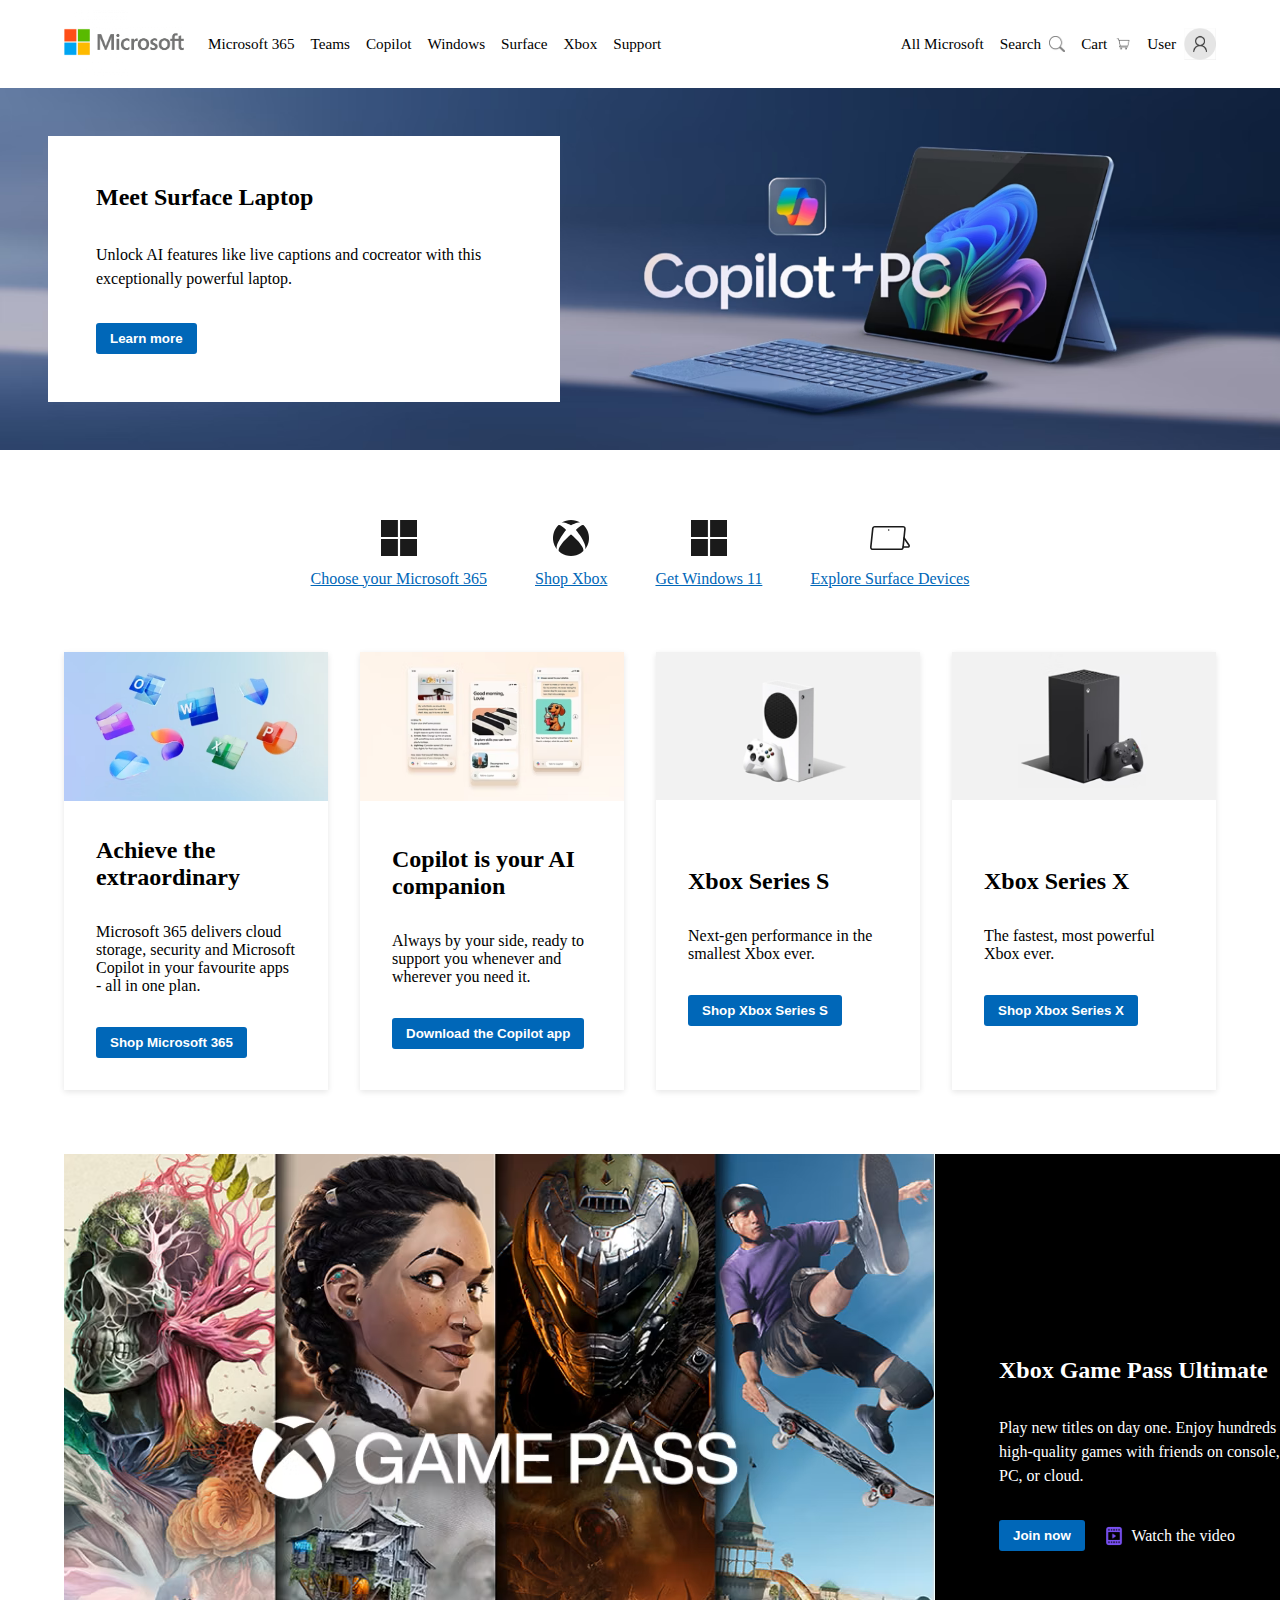
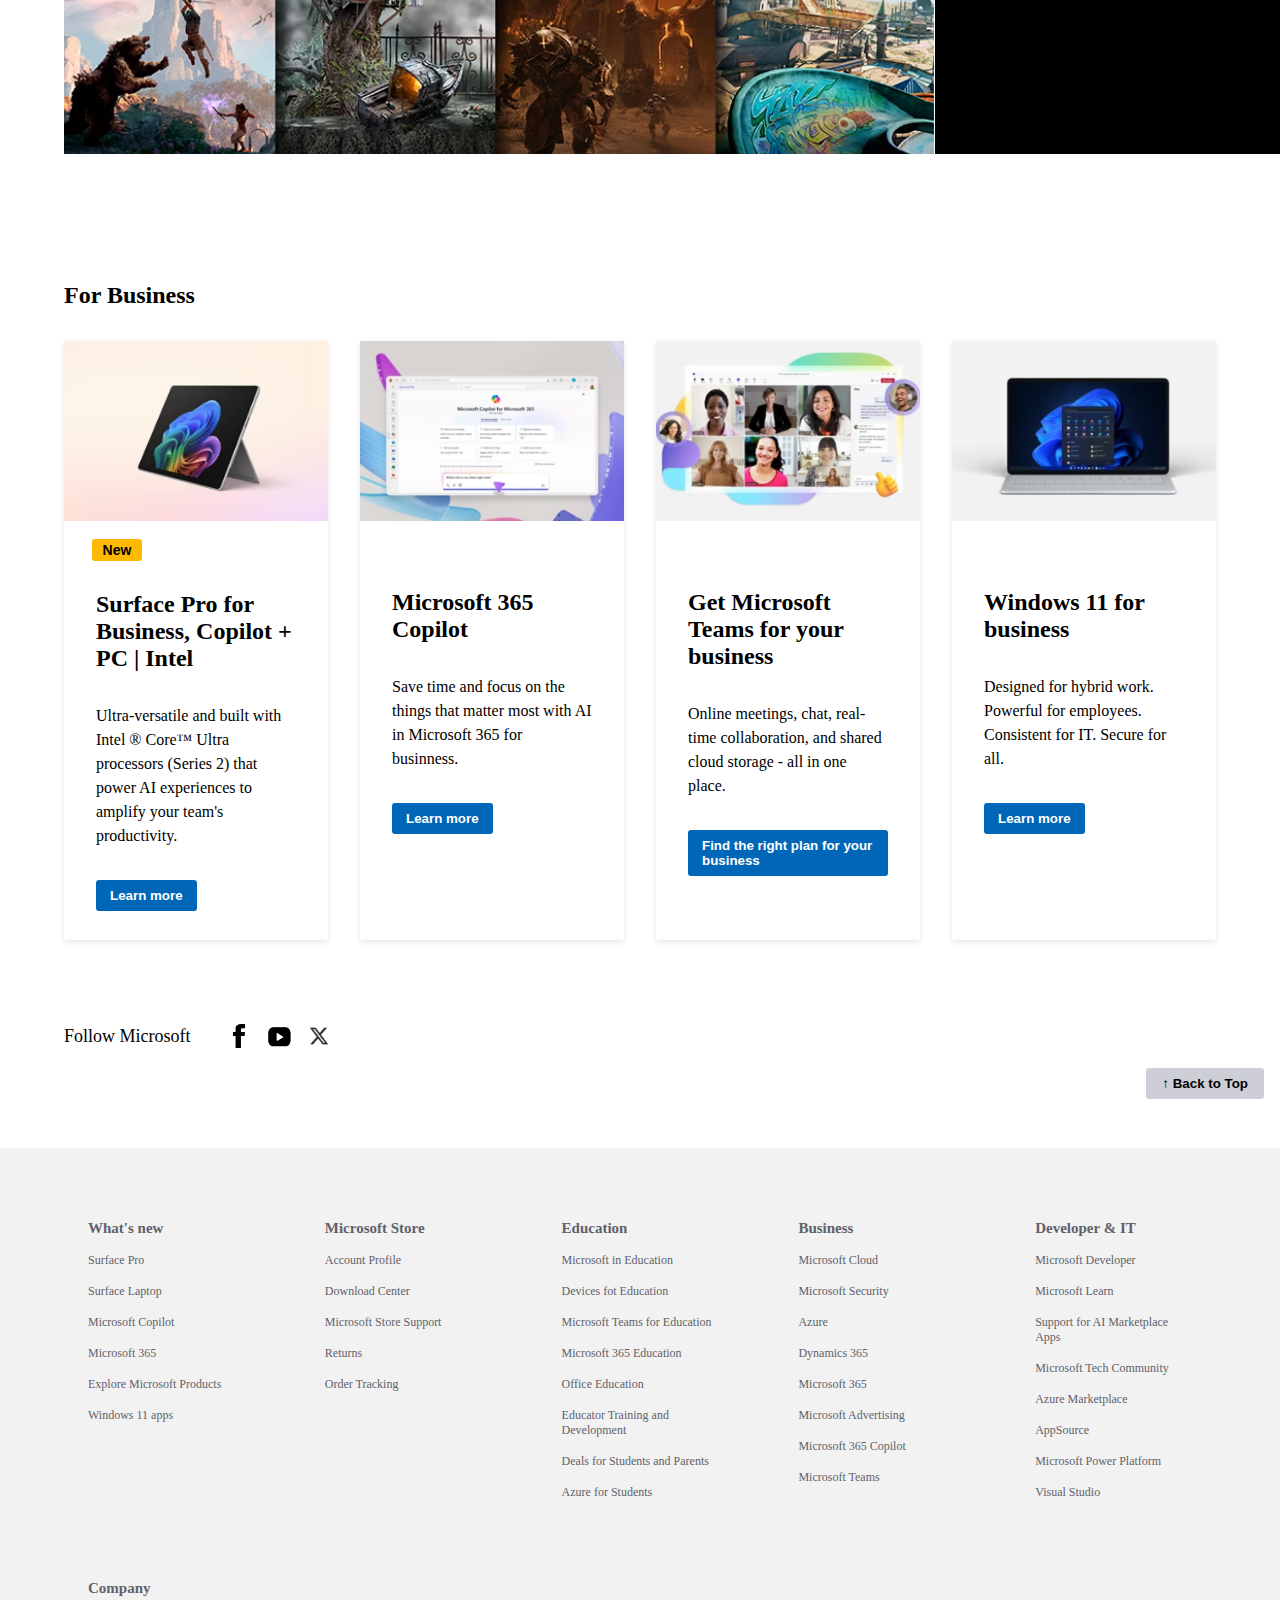
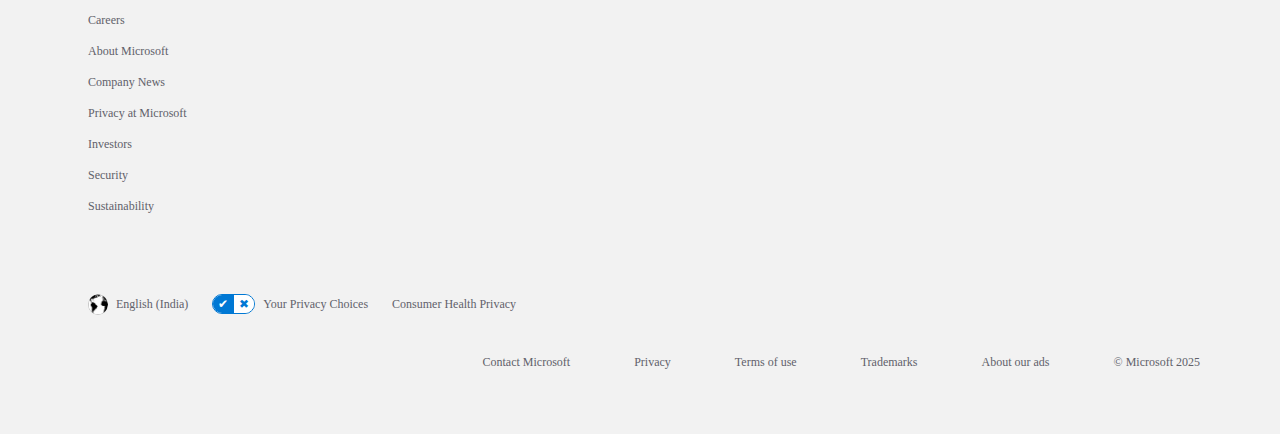
<file: index.html>
<!DOCTYPE html>
<html lang="en">
  <head>
    <meta charset="UTF-8" />
    <meta name="viewport" content="width=device-width, initial-scale=1.0" />
    <title>Microsoft - AI, Cloud, Productivity, Computing, Gaming & Apps</title>
    <link rel="stylesheet" href="style.css" />
    <link rel="icon" href="images/favicon.png" type="image/png" />
  </head>
  <body>
    <nav class="header">
      <!-- Logo -->
      <div class="left-navbar">
        <a href="index.html" class="logo">
          <img src="images/microsoft-logo.png" alt="Microsoft Logo" />
        </a>
      </div>

      <!-- Menu for mobile -->
      <div class="menu-toggle">
        <img src="images/menu-button.jpg" alt="Menu" />
      </div>

      <!-- Middle Navbar -->
      <div class="mid-navbar-container">
        <ul class="mid-navbar">
          <li class="mid-navbar-item"><a href="#">Microsoft 365</a></li>
          <li class="mid-navbar-item"><a href="#">Teams</a></li>
          <li class="mid-navbar-item"><a href="#">Copilot</a></li>
          <li class="mid-navbar-item"><a href="#">Windows</a></li>
          <li class="mid-navbar-item"><a href="#">Surface</a></li>
          <li class="mid-navbar-item"><a href="#">Xbox</a></li>
          <li class="mid-navbar-item"><a href="#">Support</a></li>
        </ul>
      </div>

      <!-- Right Navbar -->
      <div class="right-navbar-container">
        <ul class="right-navbar">
          <li class="right-navbar-item"><span>All Microsoft</span></li>
          <li class="right-navbar-item" title="Search Microsoft.com">
            <span>Search</span
            ><img src="images/search-icon.jpg" alt="" class="navbar-img1" />
          </li>
          <li class="right-navbar-item" title="0 items in shopping cart">
            <span>Cart</span
            ><img src="images/cart-icon.jpg" alt="" class="navbar-img2" />
          </li>
          <li
            class="right-navbar-item microsoft-user"
            title="Account Manager for User"
          >
            <span>User</span
            ><img src="images/microsoft-user.png" alt="" class="navbar-img3" />
          </li>
        </ul>
      </div>

      <!-- Mobile Menu -->
      <ul class="mobile-menu">
        <li><a href="#">Microsoft 365</a></li>
        <li><a href="#">Teams</a></li>
        <li><a href="#">Copilot</a></li>
        <li><a href="#">Windows</a></li>
        <li><a href="#">Surface</a></li>
        <li><a href="#">Xbox</a></li>
        <li><a href="#">Support</a></li>
        <li><a href="#">All Microsoft</a></li>
        <li><a href="#">Search</a></li>
        <li><a href="#">Cart</a></li>
        <li><a href="#">User</a></li>
      </ul>
    </nav>

    <main>
      <header class="showcase">
        <img
          src="images/hero-image.avif"
          alt="Hero Image"
          class="hero-img-responsive"
        />
        <div class="content">
          <h2>Meet Surface Laptop</h2>
          <p>
            Unlock AI features like live captions and cocreator with this
            exceptionally powerful laptop.
          </p>
          <button>Learn more</button>
        </div>
      </header>

      <section class="devices">
        <ul class="device-boxes-container">
          <li class="device-box">
            <img src="images/Window.svg" alt="" />
            <a href="#">Choose your Microsoft 365</a>
          </li>
          <li class="device-box">
            <img src="images/Xbox.svg" alt="" />
            <a href="#">Shop Xbox</a>
          </li>
          <li class="device-box">
            <img src="images/Window.svg" alt="" />
            <a href="#">Get Windows 11 </a>
          </li>
          <li class="device-box">
            <img src="images/Device.svg" alt="" />
            <a href="#">Explore Surface Devices</a>
          </li>
        </ul>
      </section>

      <section class="features">
        <div class="features-container">
          <div class="feature-card">
            <div class="feature-img">
              <img src="images/Feature-img1.avif" alt="Feature Image 1" />
            </div>
            <div class="feature-content feature-box1">
              <h2>Achieve the extraordinary</h2>
              <p>
                Microsoft 365 delivers cloud storage, security and Microsoft
                Copilot in your favourite apps - all in one plan.
              </p>
              <button class="card-btn">Shop Microsoft 365</button>
            </div>
          </div>
          <div class="feature-card">
            <div class="feature-img">
              <img src="images/Feature-img2.avif" alt="Feature Image 2" />
            </div>
            <div class="feature-content feature-box2">
              <h2>Copilot is your AI companion</h2>
              <p>
                Always by your side, ready to support you whenever and wherever
                you need it.
              </p>
              <button class="card-btn">Download the Copilot app</button>
            </div>
          </div>
          <div class="feature-card">
            <div class="feature-img">
              <img src="images/Feature-img3.webp" alt="Feature Image 3" />
            </div>
            <div class="feature-content feature-box3">
              <h2>Xbox Series S</h2>
              <p>Next-gen performance in the smallest Xbox ever.</p>
              <button class="card-btn">Shop Xbox Series S</button>
            </div>
          </div>
          <div class="feature-card">
            <div class="feature-img">
              <img src="images/Feature-img4.avif" alt="Feature Image 4" />
            </div>
            <div class="feature-content feature-box4">
              <h2>Xbox Series X</h2>
              <p>The fastest, most powerful Xbox ever.</p>
              <button class="card-btn">Shop Xbox Series X</button>
            </div>
          </div>
        </div>
      </section>

      <section class="xbox-container">
        <img
          src="images/game-pass-img.png"
          alt="Hero Image"
          class="xbox-img-responsive"
        />
        <div class="xbox-content">
          <h2>Xbox Game Pass Ultimate</h2>
          <p>
            Play new titles on day one. Enjoy hundreds of high-quality games
            with friends on console, PC, or cloud.
          </p>
          <div class="xbox-buttons">
            <button>Join now</button>
            <div class="video-button">
              <img src="images/video-icon.png" alt="" />
              <span>Watch the video</span>
            </div>
          </div>
        </div>
      </section>

      <section class="for-business">
        <h2 class="business-heading">For Business</h2>
        <div class="business-container">
          <div class="card">
            <div class="card-img">
              <img
                src="images/bussiness-card-1.avif"
                alt="Business Card Image 1"
              />
            </div>
            <button class="new-button">New</button>
            <div class="card-content">
              <h2>Surface Pro for Business, Copilot + PC | Intel</h2>
              <p>
                Ultra-versatile and built with Intel &reg; Core&trade; Ultra
                processors (Series 2) that power AI experiences to amplify your
                team's productivity.
              </p>
              <button class="card-btn">Learn more</button>
            </div>
          </div>
          <div class="card">
            <div class="card-img">
              <img
                src="images/business-card-2.avif"
                alt="Business Card Image 2"
              />
            </div>
            <div class="card-content b-card">
              <h2>Microsoft 365 Copilot</h2>
              <p>
                Save time and focus on the things that matter most with AI in
                Microsoft 365 for businness.
              </p>
              <button class="card-btn btn">Learn more</button>
            </div>
          </div>
          <div class="card">
            <div class="card-img">
              <img
                src="images/business-card-3.avif"
                alt="Business Card Image 3"
              />
            </div>
            <div class="card-content b-card">
              <h2>Get Microsoft Teams for your business</h2>
              <p>
                Online meetings, chat, real-time collaboration, and shared cloud
                storage - all in one place.
              </p>
              <button class="card-btn btn">
                Find the right plan for your business
              </button>
            </div>
          </div>
          <div class="card">
            <div class="card-img">
              <img
                src="images/business-card-4.avif"
                alt="Business Card Image 4"
              />
            </div>
            <div class="card-content b-card">
              <h2>Windows 11 for business</h2>
              <p>
                Designed for hybrid work. Powerful for employees. Consistent for
                IT. Secure for all.
              </p>
              <button class="card-btn btn">Learn more</button>
            </div>
          </div>
        </div>
      </section>

      <section class="social-media">
        <span>Follow Microsoft</span>
        <div class="social-images">
          <img
            src="images/facebook.svg"
            alt="Microsoft facebook"
            class="img1"
            title="Facebook"
          />
          <img
            src="images/youtube.jpg"
            alt="Microsoft Youtube"
            class="img2"
            title="X"
          />
          <img
            src="images/twitter.png"
            alt="Microsoft Twitter"
            class="img3"
            title="Youtube"
          />
        </div>
      </section>

      <section class="scroll-button">
        <button><span>&uarr;</span> Back to Top</button>
      </section>
    </main>
    <footer>
      <div class="top-footer">
        <div class="item1">
          <h3>What's new</h3>
          <a>Surface Pro</a>
          <a>Surface Laptop</a>
          <a>Microsoft Copilot</a>
          <a>Microsoft 365</a>
          <a>Explore Microsoft Products</a>
          <a>Windows 11 apps</a>
        </div>
        <div class="item2">
          <h3>Microsoft Store</h3>
          <a>Account Profile</a>
          <a>Download Center</a>
          <a>Microsoft Store Support</a>
          <a>Returns</a>
          <a>Order Tracking</a>
        </div>
        <div class="item3">
          <h3>Education</h3>
          <a>Microsoft in Education</a>
          <a>Devices fot Education</a>
          <a>Microsoft Teams for Education</a>
          <a>Microsoft 365 Education</a>
          <a>Office Education</a>
          <a>Educator Training and Development</a>
          <a>Deals for Students and Parents</a>
          <a>Azure for Students</a>
        </div>
        <div class="item4">
          <h3>Business</h3>
          <a>Microsoft Cloud</a>
          <a>Microsoft Security</a>
          <a>Azure</a>
          <a>Dynamics 365</a>
          <a>Microsoft 365</a>
          <a>Microsoft Advertising</a>
          <a>Microsoft 365 Copilot</a>
          <a>Microsoft Teams</a>
        </div>
        <div class="item5">
          <h3>Developer & IT</h3>
          <a>Microsoft Developer</a>
          <a>Microsoft Learn</a>
          <a>Support for AI Marketplace Apps</a>
          <a>Microsoft Tech Community</a>
          <a>Azure Marketplace</a>
          <a>AppSource</a>
          <a>Microsoft Power Platform</a>
          <a>Visual Studio</a>
        </div>
        <div class="item6">
          <h3>Company</h3>
          <a>Careers</a>
          <a>About Microsoft</a>
          <a>Company News</a>
          <a>Privacy at Microsoft</a>
          <a>Investors</a>
          <a>Security</a>
          <a>Sustainability</a>
        </div>
      </div>
      <div class="mid-footer">
        <div class="language">
          <img src="images/footer-earth-logo.jpeg" alt="Language" />
          <a>English (India)</a>
        </div>
        <div class="privacy">
          <div
            class="toggle-container"
            title="Your privacy choices Opt-Out icon"
          >
            <div class="toggle-option left">✔</div>
            <div class="toggle-option right">✖</div>
          </div>
          <a>Your Privacy Choices</a>
        </div>
        <div class="health-privacy">
          <a>Consumer Health Privacy</a>
        </div>
      </div>
      <div class="end-footer">
        <a href="#">Contact Microsoft</a>
        <a href="#">Privacy</a>
        <a href="#">Terms of use</a>
        <a href="#">Trademarks</a>
        <a href="#">About our ads</a>
        <a href="#" id="copy">&copy; Microsoft 2025</a>
      </div>
    </footer>

    <script>
      const toggleBtn = document.querySelector(".menu-toggle");
      const mobileMenu = document.querySelector(".mobile-menu");

      toggleBtn.addEventListener("click", () => {
        mobileMenu.classList.toggle("open");
        document.body.style.overflow = mobileMenu.classList.contains("open")
          ? "hidden"
          : "auto";
      });

      // Back to Top button functionality
      const backToTopBtn = document.querySelector(".scroll-button");
      window.addEventListener("scroll", () => {
        if (window.scrollY > 100) {
          backToTopBtn.style.display = "block";
        } else {
          backToTopBtn.style.display = "none";
        }
      });

      backToTopBtn.addEventListener("click", () => {
        window.scrollTo({ top: 0, behavior: "smooth" });
      });
    </script>
  </body>
</html>
</file>
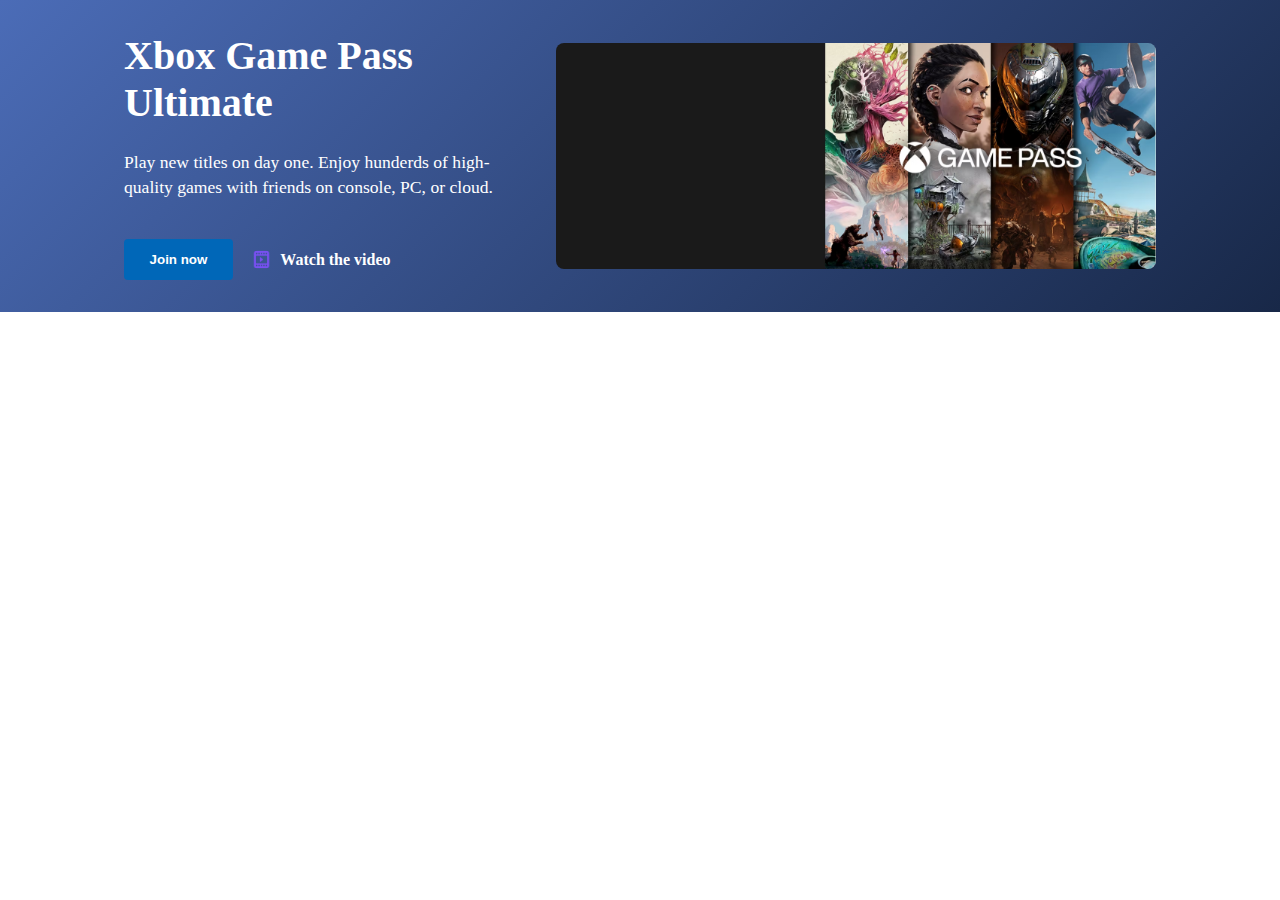
<file: game-pass.html>
<!DOCTYPE html>
<html lang="en">
  <head>
    <meta charset="UTF-8" />
    <meta name="viewport" content="width=device-width, initial-scale=1" />
    <title>Xbox Game Pass Ultimate</title>
    <style>
      /* Reset and base */
      * {
        box-sizing: border-box;
        margin: 0;
        padding: 0;
      }
      .game-pass-container {
        display: flex;
        flex-wrap: wrap;
        align-items: center;
        justify-content: center;
        padding: 2rem 4rem;
        gap: 2rem;
        background: linear-gradient(135deg, #4b6cb7 0%, #182848 100%);
        color: white;
      }

      .game-pass-container img {
        width: 100%;
        max-width: 600px;
        height: auto;
        display: block;
        border-radius: 8px;
      }

      .left-part {
        max-width: 400px;
        color: white;
        z-index: 1;
        display: flex;
        flex-direction: column;
        gap: 1rem;
      }

      .left-part h2 {
        font-size: 2.5rem;
        font-weight: bold;
        margin-bottom: 0.5rem;
      }

      .left-part p {
        font-size: 1.1rem;
        margin-bottom: 1.5rem;
        line-height: 1.4;
      }

      .buttons {
        display: flex;
        align-items: center;
        gap: 1rem;
      }

      .card-btn {
        background-color: #0067b8;
        color: white;
        padding: 0.8rem 1.6rem;
        border: none;
        border-radius: 4px;
        font-weight: bold;
        cursor: pointer;
        transition: background-color 0.3s ease;
      }

      .card-btn:hover {
        background-color: #005a9e;
      }

      .video-button {
        display: flex;
        align-items: center;
        gap: 0.4rem;
        color: white;
        cursor: pointer;
        font-weight: 600;
      }

      .video-button img {
        width: 25px;
      }

      /* Responsive Styles */
      @media (max-width: 900px) {
        .game-pass-container {
          flex-direction: column;
          padding: 1rem 2rem;
        }

        .left-part {
          max-width: 100%;
          text-align: center;
          order: 2;
        }

        .game-pass-container img {
          max-width: 100%;
          order: 1;
          border-radius: 0;
        }

        .left-part h2 {
          font-size: 2rem;
        }

        .left-part p {
          font-size: 1rem;
        }

        .buttons {
          justify-content: center;
        }
      }

      @media (max-width: 480px) {
        .left-part h2 {
          font-size: 1.5rem;
        }

        .left-part p {
          font-size: 0.9rem;
        }

        .card-btn {
          padding: 0.6rem 1.2rem;
          font-size: 0.9rem;
        }

        .video-button {
          font-size: 0.9rem;
        }
      }
    </style>
  </head>
  <body>
    <section class="game-pass-container">
      <div class="left-part">
        <h2>Xbox Game Pass Ultimate</h2>
        <p>
          Play new titles on day one. Enjoy hunderds of high-quality games with
          friends on console, PC, or cloud.
        </p>

        <div class="buttons">
          <button class="card-btn">Join now</button>
          <div class="video-button">
            <img src="images/video-icon.png" alt="Play Video" />
            <span>Watch the video</span>
          </div>
        </div>
      </div>
      <img src="images/game-pass-img1.avif" alt="Game Pass Image" />
    </section>
  </body>
</html>
</file>
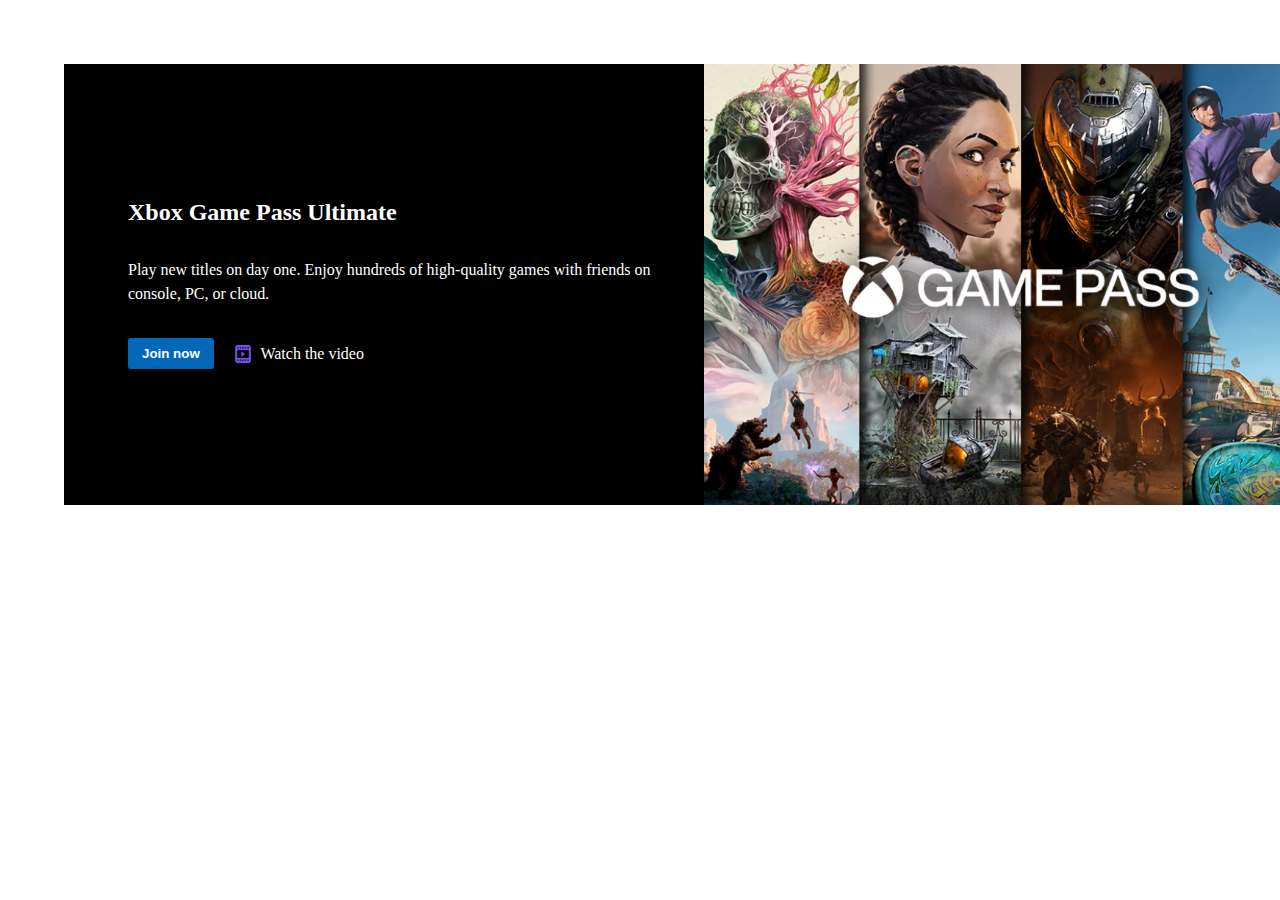
<file: hero-image.html>
<!DOCTYPE html>
<html lang="en">
  <head>
    <meta charset="UTF-8" />
    <meta
      name="viewport"
      xbox-content="width=device-width, initial-scale=1.0"
    />
    <title>Hero Image</title>
    <style>
      * {
        margin: 0;
        padding: 0;
        box-sizing: border-box;
      }

      :root {
        --primary-button-hover-color: #005ca5;
        --primary-button-primary-color: #0067b8;
      }

      .xbox-container {
        width: 100%;
        max-width: 1400px;
        height: auto;
        background: none;
        display: flex;
        align-items: stretch;
        margin: 4rem;
        position: relative;
        box-sizing: border-box;
      }

      .xbox-container img.hero-img-responsive {
        display: block;
        width: 50%;
        height: 100%;
        object-fit: cover;
        box-sizing: border-box;
        order: 2;
        position: relative;
        right: 0;
        z-index: 1;
        margin: 0;
        padding: 0;
        border: none;
      }

      .xbox-content {
        width: 50%;
        color: white;
        background-color: black;
        display: flex;
        flex-direction: column;
        justify-content: center;
        align-items: flex-start;
        gap: 2rem;
        padding: 3rem;
        padding-left: 4rem;
        margin: 0;
        box-sizing: border-box;
        order: 1;
        position: relative;
      }

      .xbox-content p {
        line-height: 1.5rem;
      }

      .xbox-content .xbox-buttons {
        display: flex;
        gap: 1rem;
      }

      .video-button {
        display: flex;
        align-items: center;
        gap: 0.3rem;
      }

      .video-button:hover {
        cursor: pointer;
      }

      .video-button img {
        width: 15%;
      }

      .xbox-buttons button {
        align-self: flex-start;
        text-align: left;
        background-color: var(--primary-button-primary-color);
        color: white;
        font-weight: bold;
        padding: 8px 14px;
        border: none;
        border-radius: 3px;
        cursor: pointer;
      }

      .xbox-buttons button:hover {
        background-color: var(--primary-button-hover-color);
      }

      @media (max-width: 1024px) {
        .xbox-container {
          background: none;
          flex-direction: column;
          align-items: center;
          width: 100%;
          max-width: 100%;
          margin: 0;
        }

        .xbox-container img.hero-img-responsive {
          display: block;
          width: 100%;
          min-height: 70%;
          order: 0;
          position: static;
          right: 0;
          z-index: auto;
        }

        .xbox-content {
          width: 100%;
          margin: 0;
          padding: 1.5rem;
          background-color: white;
          color: black;
          position: relative;
          top: -3rem;
          box-shadow: 0 0 10px rgba(0, 0, 0, 0.3);
          box-sizing: border-box;
          order: 1;
          padding-right: 0;
        }
      }
    </style>
  </head>
  <body>
    <section class="xbox-container">
      <img
        src="images/game-pass-img.png"
        alt="Hero Image"
        class="hero-img-responsive"
      />
      <div class="xbox-content">
        <h2>Xbox Game Pass Ultimate</h2>
        <p>
          Play new titles on day one. Enjoy hundreds of high-quality games with
          friends on console, PC, or cloud.
        </p>
        <div class="xbox-buttons">
          <button>Join now</button>
          <div class="video-button">
            <img src="images/video-icon.png" alt="" />
            <span>Watch the video</span>
          </div>
        </div>
      </div>
    </section>
  </body>
</html>
</file>
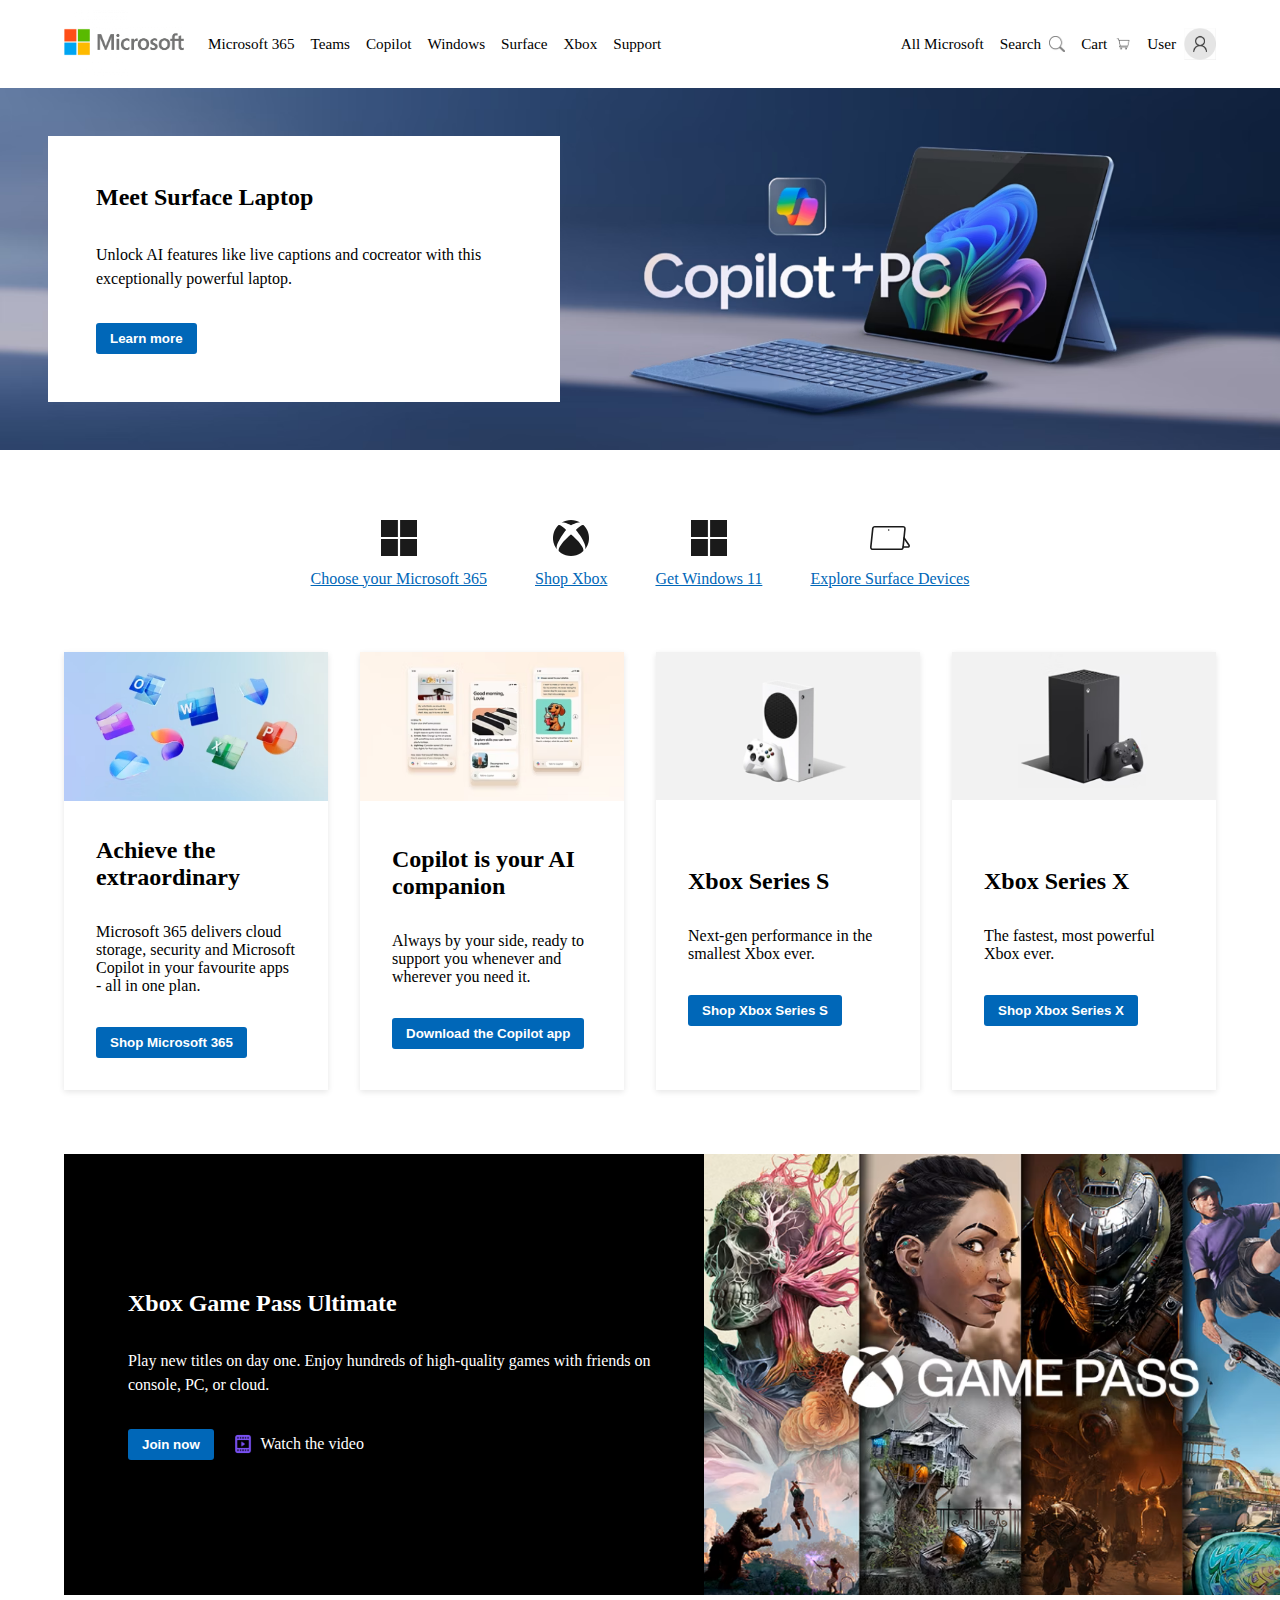
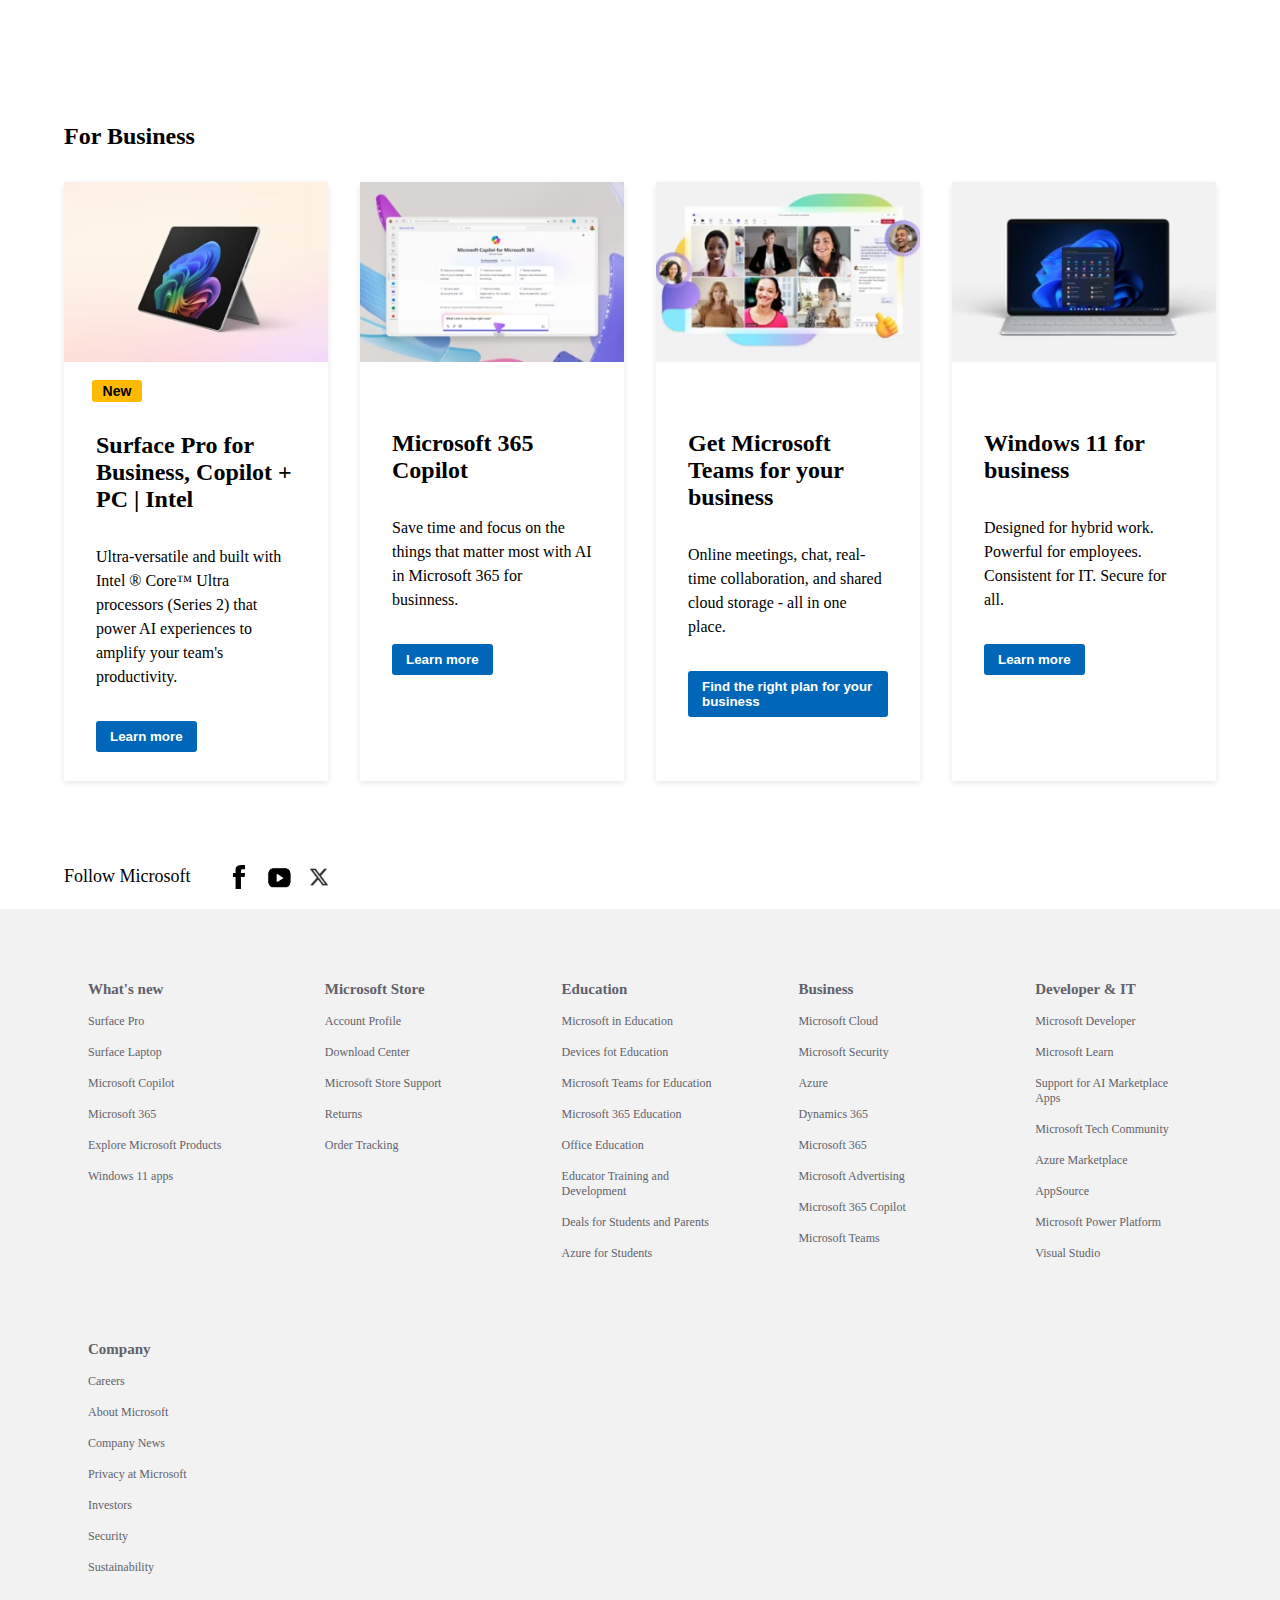
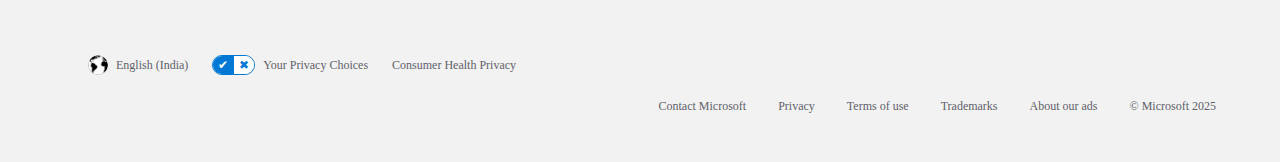
<file: index-copy.html>
<!DOCTYPE html>
<html lang="en">
  <head>
    <meta charset="UTF-8" />
    <meta name="viewport" content="width=device-width, initial-scale=1.0" />
    <title>Microsoft - AI, Cloud, Productivity, Computing, Gaming & Apps</title>
    <link rel="stylesheet" href="style-copy.css" />
    <link rel="icon" href="images/favicon.png" type="image/png" />
  </head>
  <body>
    <nav class="header">
      <!-- Logo -->
      <div class="left-navbar">
        <a href="index.html" class="logo">
          <img src="images/microsoft-logo.png" alt="Microsoft Logo" />
        </a>
      </div>

      <!-- Menu for mobile -->
      <div class="menu-toggle">
        <img src="images/menu-button.jpg" alt="Menu" />
      </div>

      <!-- Middle Navbar -->
      <div class="mid-navbar-container">
        <ul class="mid-navbar">
          <li class="mid-navbar-item"><a href="#">Microsoft 365</a></li>
          <li class="mid-navbar-item"><a href="#">Teams</a></li>
          <li class="mid-navbar-item"><a href="#">Copilot</a></li>
          <li class="mid-navbar-item"><a href="#">Windows</a></li>
          <li class="mid-navbar-item"><a href="#">Surface</a></li>
          <li class="mid-navbar-item"><a href="#">Xbox</a></li>
          <li class="mid-navbar-item"><a href="support.html">Support</a></li>
        </ul>
      </div>

      <!-- Right Navbar -->
      <div class="right-navbar-container">
        <ul class="right-navbar">
          <li class="right-navbar-item"><span>All Microsoft</span></li>
          <li class="right-navbar-item" title="Search Microsoft.com">
            <span>Search</span
            ><img src="images/search-icon.jpg" alt="" class="navbar-img1" />
          </li>
          <li class="right-navbar-item" title="0 items in shopping cart">
            <span>Cart</span
            ><img src="images/cart-icon.jpg" alt="" class="navbar-img2" />
          </li>
          <li
            class="right-navbar-item microsoft-user"
            title="Account Manager for User"
          >
            <span>User</span
            ><img src="images/microsoft-user.png" alt="" class="navbar-img3" />
          </li>
        </ul>
      </div>

      <!-- Mobile Menu -->
      <ul class="mobile-menu">
        <li><a href="#">Microsoft 365</a></li>
        <li><a href="#">Teams</a></li>
        <li><a href="#">Copilot</a></li>
        <li><a href="#">Windows</a></li>
        <li><a href="#">Surface</a></li>
        <li><a href="#">Xbox</a></li>
        <li><a href="support.html">Support</a></li>
        <li><a href="#">All Microsoft</a></li>
        <li><a href="#">Search</a></li>
        <li><a href="#">Cart</a></li>
        <li><a href="#">User</a></li>
      </ul>
    </nav>

    <main>
      <header class="showcase">
        <img
          src="images/hero-image.avif"
          alt="Hero Image"
          class="hero-img-responsive"
        />
        <div class="content">
          <h2>Meet Surface Laptop</h2>
          <p>
            Unlock AI features like live captions and cocreator with this
            exceptionally powerful laptop.
          </p>
          <button>Learn more</button>
        </div>
      </header>

      <section class="devices">
        <ul class="device-boxes-container">
          <li class="device-box">
            <img src="images/Window.svg" alt="" />
            <a href="#">Choose your Microsoft 365</a>
          </li>
          <li class="device-box">
            <img src="images/Xbox.svg" alt="" />
            <a href="#">Shop Xbox</a>
          </li>
          <li class="device-box">
            <img src="images/Window.svg" alt="" />
            <a href="#">Get Windows 11 </a>
          </li>
          <li class="device-box">
            <img src="images/Device.svg" alt="" />
            <a href="#">Explore Surface Devices</a>
          </li>
        </ul>
      </section>

      <section class="features">
        <div class="features-container">
          <div class="feature-card">
            <div class="feature-img">
              <img src="images/Feature-img1.avif" alt="Feature Image 1" />
            </div>
            <div class="feature-content feature-box1">
              <h2>Achieve the extraordinary</h2>
              <p>
                Microsoft 365 delivers cloud storage, security and Microsoft
                Copilot in your favourite apps - all in one plan.
              </p>
              <button class="card-btn">Shop Microsoft 365</button>
            </div>
          </div>
          <div class="feature-card">
            <div class="feature-img">
              <img src="images/Feature-img2.avif" alt="Feature Image 2" />
            </div>
            <div class="feature-content feature-box2">
              <h2>Copilot is your AI companion</h2>
              <p>
                Always by your side, ready to support you whenever and wherever
                you need it.
              </p>
              <button class="card-btn">Download the Copilot app</button>
            </div>
          </div>
          <div class="feature-card">
            <div class="feature-img">
              <img src="images/Feature-img3.webp" alt="Feature Image 3" />
            </div>
            <div class="feature-content feature-box3">
              <h2>Xbox Series S</h2>
              <p>Next-gen performance in the smallest Xbox ever.</p>
              <button class="card-btn">Shop Xbox Series S</button>
            </div>
          </div>
          <div class="feature-card">
            <div class="feature-img">
              <img src="images/Feature-img4.avif" alt="Feature Image 4" />
            </div>
            <div class="feature-content feature-box4">
              <h2>Xbox Series X</h2>
              <p>The fastest, most powerful Xbox ever.</p>
              <button class="card-btn">Shop Xbox Series X</button>
            </div>
          </div>
        </div>
      </section>

      <section class="xbox-container">
        <img
          src="images/game-pass-img.png"
          alt="Hero Image"
          class="xbox-img-responsive"
        />
        <div class="xbox-content">
          <h2>Xbox Game Pass Ultimate</h2>
          <p>
            Play new titles on day one. Enjoy hundreds of high-quality games
            with friends on console, PC, or cloud.
          </p>
          <div class="xbox-buttons">
            <button>Join now</button>
            <div class="video-button">
              <img src="images/video-icon.png" alt="" />
              <span>Watch the video</span>
            </div>
          </div>
        </div>
      </section>

      <section class="for-business">
        <h2 class="business-heading">For Business</h2>
        <div class="business-container">
          <div class="card">
            <div class="card-img">
              <img
                src="images/bussiness-card-1.avif"
                alt="Business Card Image 1"
              />
            </div>
            <button class="new-button">New</button>
            <div class="card-content">
              <h2>Surface Pro for Business, Copilot + PC | Intel</h2>
              <p>
                Ultra-versatile and built with Intel &reg; Core&trade; Ultra
                processors (Series 2) that power AI experiences to amplify your
                team's productivity.
              </p>
              <button class="card-btn">Learn more</button>
            </div>
          </div>
          <div class="card">
            <div class="card-img">
              <img
                src="images/business-card-2.avif"
                alt="Business Card Image 2"
              />
            </div>
            <div class="card-content b-card">
              <h2>Microsoft 365 Copilot</h2>
              <p>
                Save time and focus on the things that matter most with AI in
                Microsoft 365 for businness.
              </p>
              <button class="card-btn btn">Learn more</button>
            </div>
          </div>
          <div class="card">
            <div class="card-img">
              <img
                src="images/business-card-3.avif"
                alt="Business Card Image 3"
              />
            </div>
            <div class="card-content b-card">
              <h2>Get Microsoft Teams for your business</h2>
              <p>
                Online meetings, chat, real-time collaboration, and shared cloud
                storage - all in one place.
              </p>
              <button class="card-btn btn">
                Find the right plan for your business
              </button>
            </div>
          </div>
          <div class="card">
            <div class="card-img">
              <img
                src="images/business-card-4.avif"
                alt="Business Card Image 4"
              />
            </div>
            <div class="card-content b-card">
              <h2>Windows 11 for business</h2>
              <p>
                Designed for hybrid work. Powerful for employees. Consistent for
                IT. Secure for all.
              </p>
              <button class="card-btn btn">Learn more</button>
            </div>
          </div>
        </div>
      </section>

      <section class="social-media">
        <span>Follow Microsoft</span>
        <div class="social-images">
          <img
            src="images/facebook.svg"
            alt="Microsoft facebook"
            class="img1"
            title="Facebook"
          />
          <img
            src="images/youtube.jpg"
            alt="Microsoft Youtube"
            class="img2"
            title="X"
          />
          <img
            src="images/twitter.png"
            alt="Microsoft Twitter"
            class="img3"
            title="Youtube"
          />
        </div>
      </section>

      <section class="scroll-button">
        <button><span>&uarr;</span> Back to Top</button>
      </section>
    </main>
    <footer>
      <div class="top-footer">
        <div class="item1">
          <h3>What's new</h3>
          <a>Surface Pro</a>
          <a>Surface Laptop</a>
          <a>Microsoft Copilot</a>
          <a>Microsoft 365</a>
          <a>Explore Microsoft Products</a>
          <a>Windows 11 apps</a>
        </div>
        <div class="item2">
          <h3>Microsoft Store</h3>
          <a>Account Profile</a>
          <a>Download Center</a>
          <a>Microsoft Store Support</a>
          <a>Returns</a>
          <a>Order Tracking</a>
        </div>
        <div class="item3">
          <h3>Education</h3>
          <a>Microsoft in Education</a>
          <a>Devices fot Education</a>
          <a>Microsoft Teams for Education</a>
          <a>Microsoft 365 Education</a>
          <a>Office Education</a>
          <a>Educator Training and Development</a>
          <a>Deals for Students and Parents</a>
          <a>Azure for Students</a>
        </div>
        <div class="item4">
          <h3>Business</h3>
          <a>Microsoft Cloud</a>
          <a>Microsoft Security</a>
          <a>Azure</a>
          <a>Dynamics 365</a>
          <a>Microsoft 365</a>
          <a>Microsoft Advertising</a>
          <a>Microsoft 365 Copilot</a>
          <a>Microsoft Teams</a>
        </div>
        <div class="item5">
          <h3>Developer & IT</h3>
          <a>Microsoft Developer</a>
          <a>Microsoft Learn</a>
          <a>Support for AI Marketplace Apps</a>
          <a>Microsoft Tech Community</a>
          <a>Azure Marketplace</a>
          <a>AppSource</a>
          <a>Microsoft Power Platform</a>
          <a>Visual Studio</a>
        </div>
        <div class="item6">
          <h3>Company</h3>
          <a>Careers</a>
          <a>About Microsoft</a>
          <a>Company News</a>
          <a>Privacy at Microsoft</a>
          <a>Investors</a>
          <a>Security</a>
          <a>Sustainability</a>
        </div>
      </div>
      <div class="mid-footer">
        <div class="language">
          <img src="images/footer-earth-logo.jpeg" alt="Language" />
          <a>English (India)</a>
        </div>
        <div class="privacy">
          <div
            class="toggle-container"
            title="Your privacy choices Opt-Out icon"
          >
            <div class="toggle-option left">✔</div>
            <div class="toggle-option right">✖</div>
          </div>
          <a>Your Privacy Choices</a>
        </div>
        <div class="health-privacy">
          <a>Consumer Health Privacy</a>
        </div>
      </div>
      <div class="end-footer">
        <a href="#">Contact Microsoft</a>
        <a href="#">Privacy</a>
        <a href="#">Terms of use</a>
        <a href="#">Trademarks</a>
        <a href="#">About our ads</a>
        <a href="#" id="copy">&copy; Microsoft 2025</a>
      </div>
    </footer>

    <script>
      const toggleBtn = document.querySelector(".menu-toggle");
      const mobileMenu = document.querySelector(".mobile-menu");

      toggleBtn.addEventListener("click", () => {
        mobileMenu.classList.toggle("open");
        document.body.style.overflow = mobileMenu.classList.contains("open")
          ? "hidden"
          : "auto";
      });

      // Back to Top button functionality
      const backToTopBtn = document.querySelector(".scroll-button");
      window.addEventListener("scroll", () => {
        if (window.scrollY > 100) {
          backToTopBtn.style.display = "block";
        } else {
          backToTopBtn.style.display = "none";
        }
      });

      backToTopBtn.addEventListener("click", () => {
        window.scrollTo({ top: 0, behavior: "smooth" });
      });
    </script>
  </body>
</html>
</file>
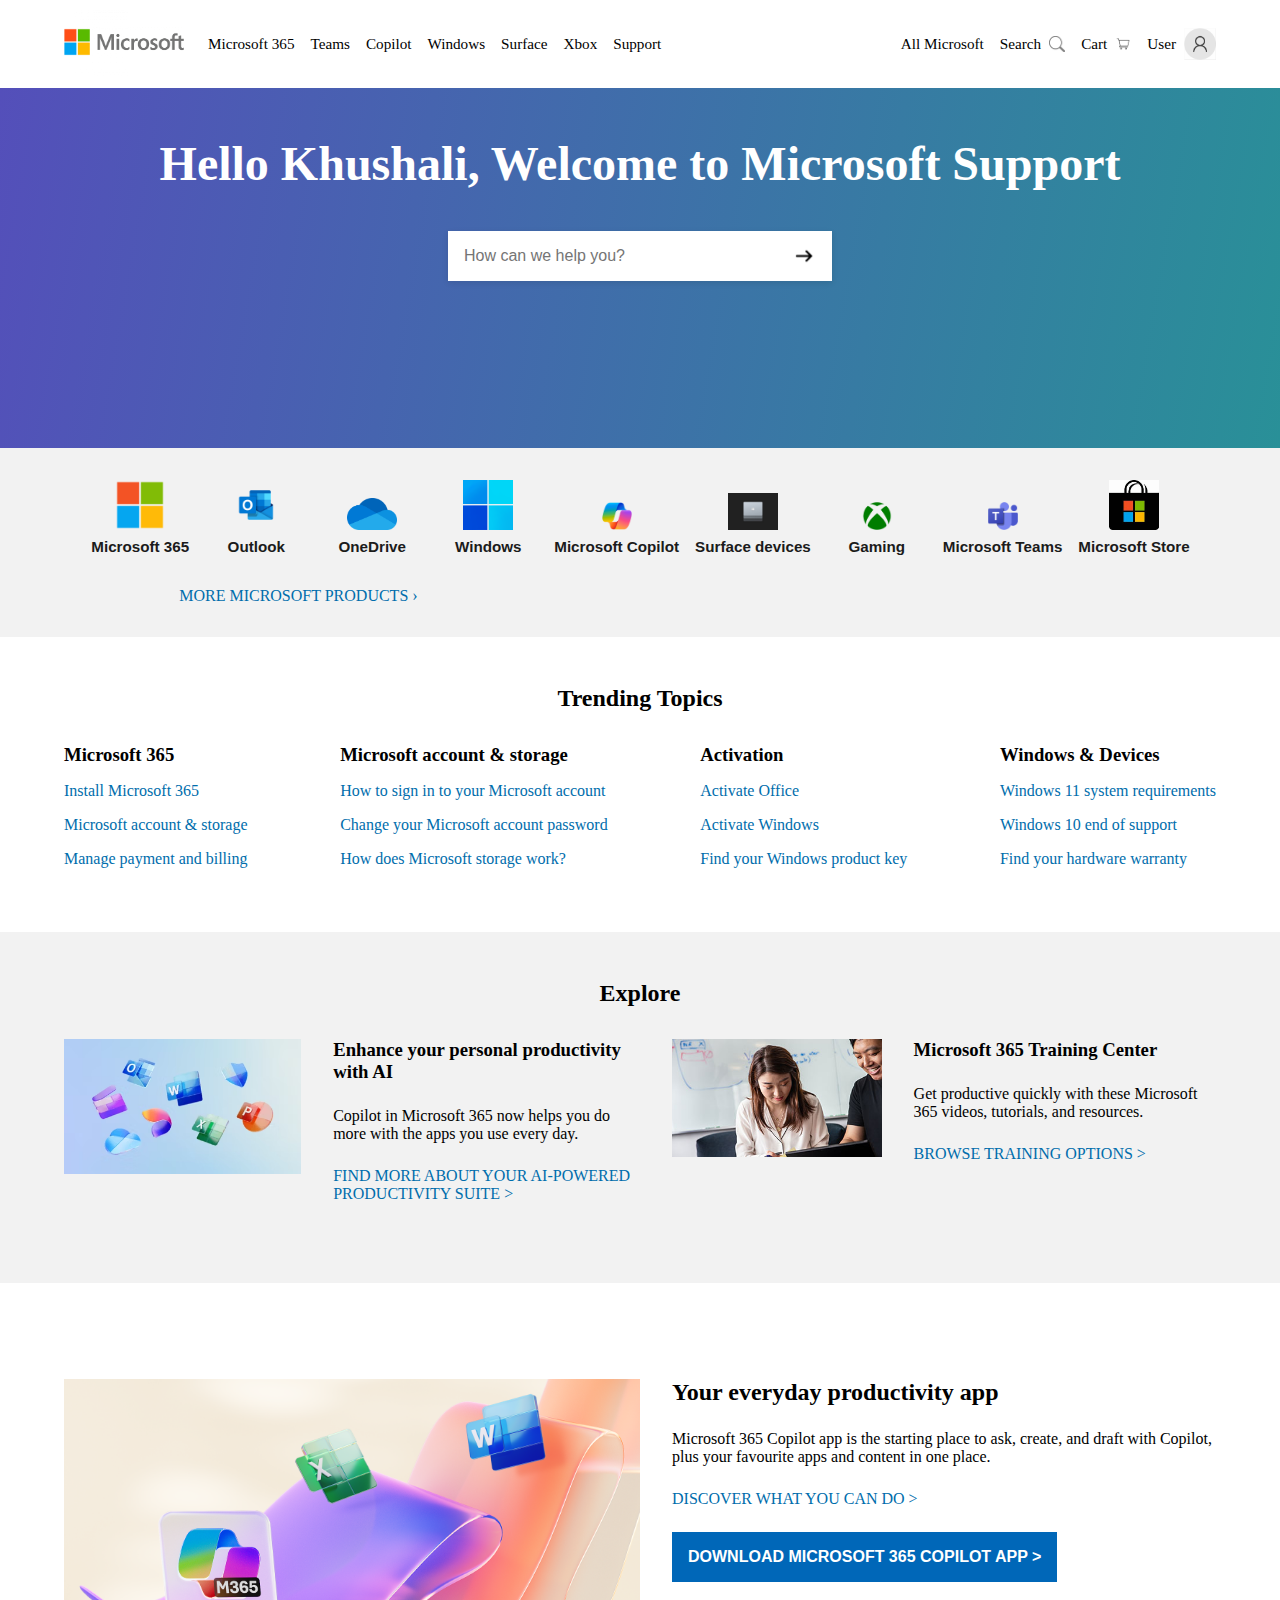
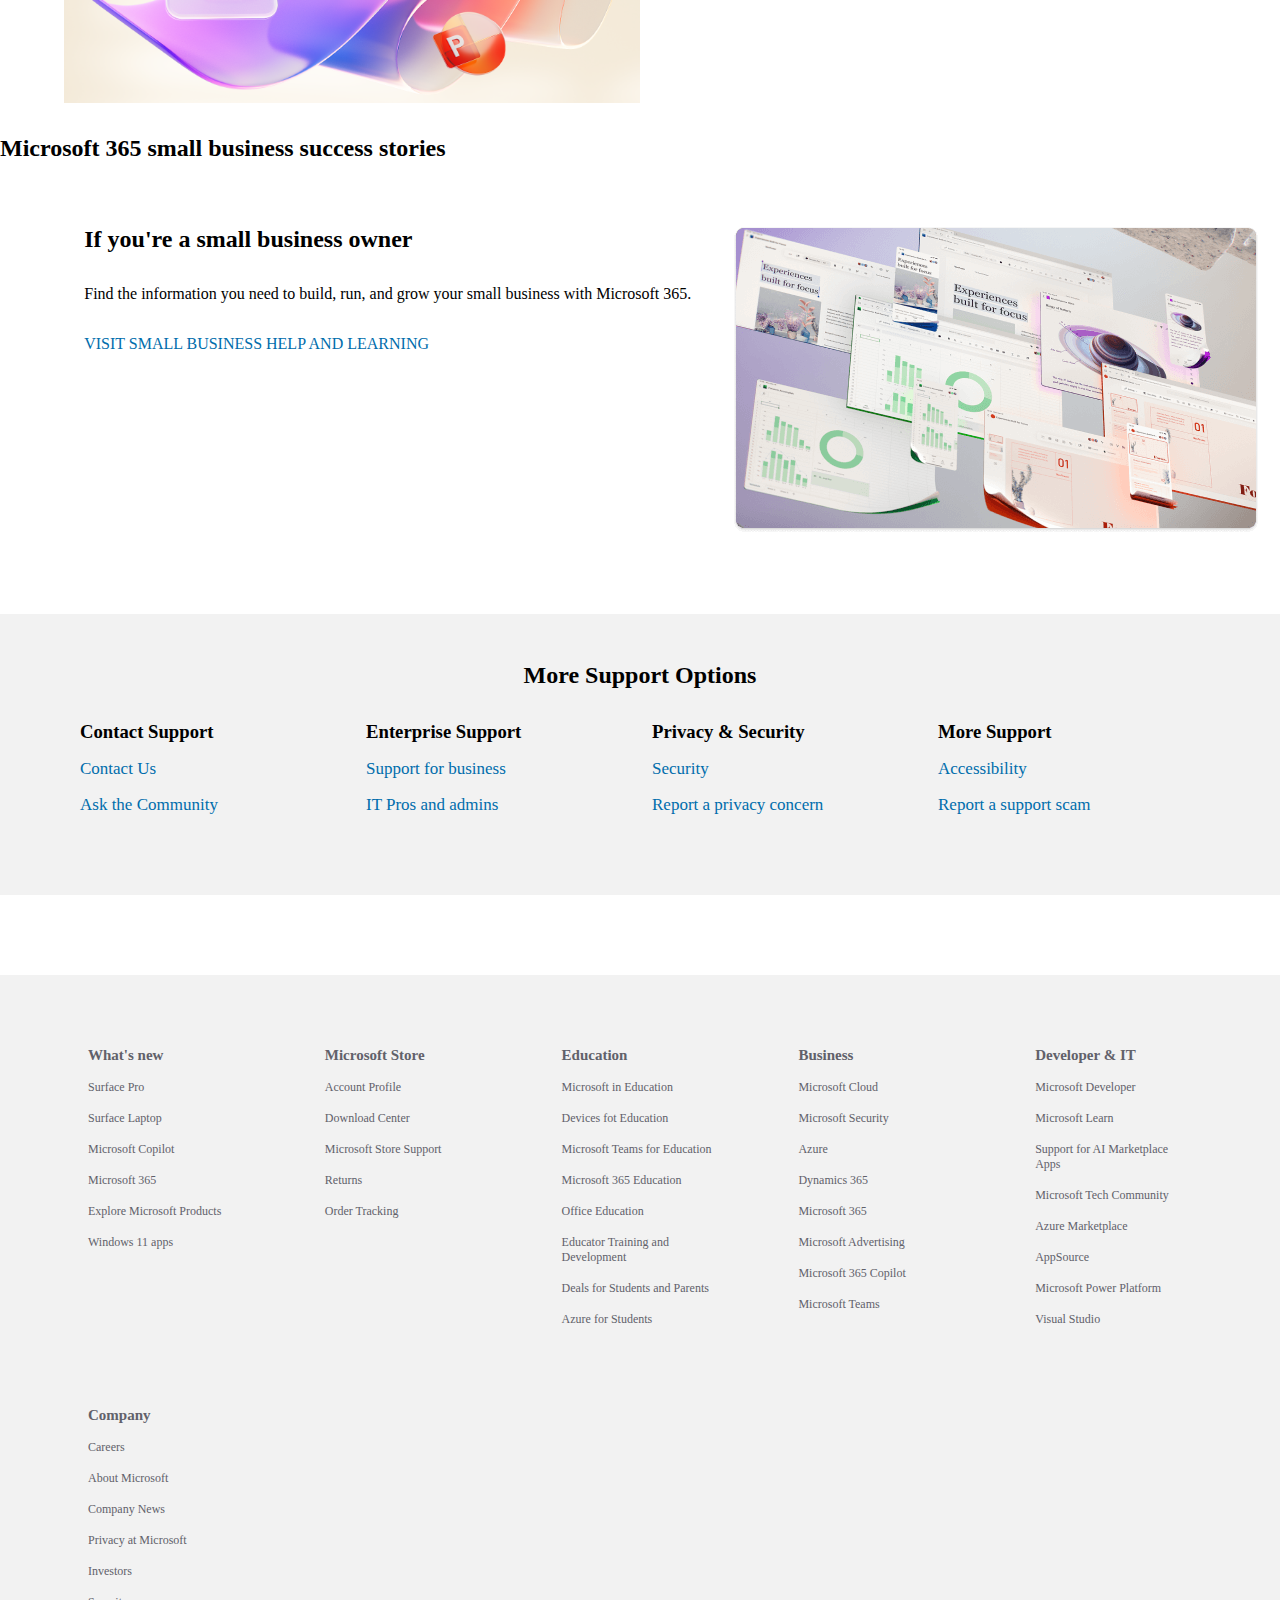
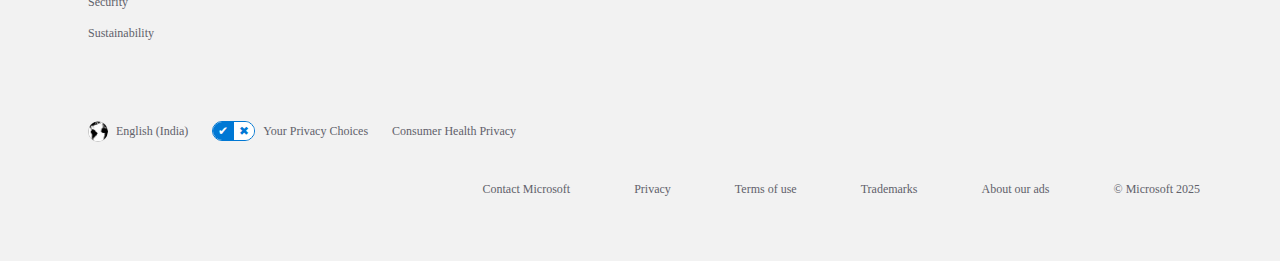
<file: support-copy.html>
<!DOCTYPE html>
<html lang="en">
  <head>
    <meta charset="UTF-8" />
    <meta name="viewport" content="width=device-width, initial-scale=1.0" />
    <title>Microsoft Support</title>
    <link rel="stylesheet" href="support-copy.css" />
    <link rel="icon" href="images/favicon.png" type="image/png" />
  </head>
  <body>
    <header class="header">
      <!-- Logo -->
      <div class="left-navbar">
        <a href="index.html" class="logo">
          <img src="images/microsoft-logo.png" alt="Microsoft Logo" />
        </a>
      </div>

      <!-- Menu for mobile -->
      <div class="menu-toggle">
        <img src="images/menu-button.jpg" alt="Menu" />
      </div>

      <!-- Middle Navbar -->
      <div class="mid-navbar-container">
        <ul class="mid-navbar">
          <li class="mid-navbar-item"><a href="#">Microsoft 365</a></li>
          <li class="mid-navbar-item"><a href="#">Teams</a></li>
          <li class="mid-navbar-item"><a href="#">Copilot</a></li>
          <li class="mid-navbar-item"><a href="#">Windows</a></li>
          <li class="mid-navbar-item"><a href="#">Surface</a></li>
          <li class="mid-navbar-item"><a href="#">Xbox</a></li>
          <li class="mid-navbar-item"><a href="support.html">Support</a></li>
        </ul>
      </div>

      <!-- Right Navbar -->
      <div class="right-navbar-container">
        <ul class="right-navbar">
          <li class="right-navbar-item"><span>All Microsoft</span></li>
          <li class="right-navbar-item" title="Search Microsoft.com">
            <span>Search</span
            ><img src="images/search-icon.jpg" alt="" class="navbar-img1" />
          </li>
          <li class="right-navbar-item" title="0 items in shopping cart">
            <span>Cart</span
            ><img src="images/cart-icon.jpg" alt="" class="navbar-img2" />
          </li>
          <li
            class="right-navbar-item microsoft-user"
            title="Account Manager for User"
          >
            <span>User</span
            ><img src="images/microsoft-user.png" alt="" class="navbar-img3" />
          </li>
        </ul>
      </div>

      <!-- Mobile Menu -->
      <ul class="mobile-menu">
        <li><a href="#">Microsoft 365</a></li>
        <li><a href="#">Teams</a></li>
        <li><a href="#">Copilot</a></li>
        <li><a href="#">Windows</a></li>
        <li><a href="#">Surface</a></li>
        <li><a href="#">Xbox</a></li>
        <li><a href="support.html">Support</a></li>
        <li><a href="#">All Microsoft</a></li>
        <li><a href="#">Search</a></li>
        <li><a href="#">Cart</a></li>
        <li><a href="#">User</a></li>
      </ul>
    </header>
    <main>
      <section class="hero-section">
        <h1>Hello Khushali, Welcome to Microsoft Support</h1>
        <div class="help">
          <input
            type="text"
            name="help-text"
            id="help-text"
            placeholder="How can we help you?"
          />
          <img src="images/support-arrow.png" alt="" />
        </div>
      </section>

      <section class="product-container">
        <div class="product-icons">
          <div class="product">
            <img src="images/favicon.png" alt="Microsoft 365" />
            <p>Microsoft 365</p>
          </div>
          <div class="product">
            <img src="images/outlook.webp" alt="Outlook" />
            <p>Outlook</p>
          </div>
          <div class="product">
            <img src="images/onedrive.png" alt="OneDrive" />
            <p>OneDrive</p>
          </div>
          <div class="product">
            <img src="images/windows-11.png" alt="Windows" />
            <p>Windows</p>
          </div>
          <div class="product">
            <img src="images/copilot.png" alt="Microsoft Copilot" />
            <p>Microsoft Copilot</p>
          </div>
          <div class="product">
            <img src="images/surface.jpg" alt="Surface devices" />
            <p>Surface devices</p>
          </div>
          <div class="product">
            <img src="images/xbox-logo.png" alt="Gaming" />
            <p>Gaming</p>
          </div>
          <div class="product">
            <img src="images/teams-logo.png" alt="Microsoft Teams" />
            <p>Microsoft Teams</p>
          </div>
          <div class="product">
            <img src="images/store-logo.jpeg" alt="Microsoft Store" />
            <p>Microsoft Store</p>
          </div>
        </div>
        <div class="more-products">
          <a href="#">MORE MICROSOFT PRODUCTS &rsaquo;</a>
        </div>
      </section>

      <section class="trending-container">
        <h2>Trending Topics</h2>
        <div class="topics-container">
          <div class="trending-topics">
            <h3>Microsoft 365</h3>
            <a href="#">Install Microsoft 365</a>
            <a href="#">Microsoft account & storage</a>
            <a href="#">Manage payment and billing</a>
          </div>
          <div class="trending-topics">
            <h3>Microsoft account & storage</h3>
            <a href="#">How to sign in to your Microsoft account</a>
            <a href="#">Change your Microsoft account password</a>
            <a href="#">How does Microsoft storage work?</a>
          </div>
          <div class="trending-topics">
            <h3>Activation</h3>
            <a href="#">Activate Office</a>
            <a href="#">Activate Windows</a>
            <a href="#">Find your Windows product key</a>
          </div>
          <div class="trending-topics">
            <h3>Windows & Devices</h3>
            <a href="#">Windows 11 system requirements</a>
            <a href="#">Windows 10 end of support</a>
            <a href="#">Find your hardware warranty</a>
          </div>
        </div>
      </section>

      <section class="explore-container">
        <h2>Explore</h2>
        <div class="explore-boxes">
          <div class="explore-item">
            <img src="images/Feature-img1.avif" alt="Explore Apps" />
          </div>
          <div class="explore">
            <h3>Enhance your personal productivity with AI</h3>
            <p>
              Copilot in Microsoft 365 now helps you do more with the apps you
              use every day.
            </p>
            <a href="#"
              >Find more about your AI-Powered productivity suite
              <span>></span></a
            >
          </div>
          <div class="explore-item">
            <img src="images/training.jpeg" alt="Training" />
          </div>
          <div class="explore">
            <h3>Microsoft 365 Training Center</h3>
            <p>
              Get productive quickly with these Microsoft 365 videos, tutorials,
              and resources.
            </p>
            <a href="#">Browse Training Options <span>></span></a>
          </div>
        </div>
      </section>

      <section class="productivity">
        <div class="productivity-container">
          <img src="images/productivity.png" alt="productivity image" />
          <div class="productivity-details">
            <h2>Your everyday productivity app</h2>
            <p>
              Microsoft 365 Copilot app is the starting place to ask, create,
              and draft with Copilot, plus your favourite apps and content in
              one place.
            </p>
            <a href="#">Discover what you can do <span>></span></a>
            <button>Download Microsoft 365 Copilot app <span>></span></button>
          </div>
        </div>
      </section>

      <section class="success-stories-container">
        <h2>Microsoft 365 small business success stories</h2>
        <div class="stories-container">
          <div class="success-story"></div>
          <div class="success-story"></div>
          <div class="success-story"></div>
          <div class="success-story"></div>
        </div>
      </section>

      <section class="business-container">
        <div class="business-details">
          <div class="business-text">
            <h2>If you're a small business owner</h2>
            <p>
              Find the information you need to build, run, and grow your small
              business with Microsoft 365.
            </p>
            <a href="#">Visit small business help and learning</a>
          </div>
          <img
            src="images/support-business-image.png"
            alt="Support Business Image"
          />
        </div>
      </section>

      <section class="support-container">
        <h2>More Support Options</h2>
        <div class="support-options-container">
          <div class="support-option">
            <h3>Contact Support</h3>
            <a href="#">Contact Us</a>
            <a href="#">Ask the Community</a>
          </div>
          <div class="support-option">
            <h3>Enterprise Support</h3>
            <a href="#">Support for business</a>
            <a href="#">IT Pros and admins</a>
          </div>
          <div class="support-option">
            <h3>Privacy & Security</h3>
            <a href="#">Security</a>
            <a href="#">Report a privacy concern</a>
          </div>
          <div class="support-option">
            <h3>More Support</h3>
            <a href="#">Accessibility</a>
            <a href="#">Report a support scam</a>
          </div>
        </div>
      </section>
    </main>
    <footer>
      <div class="top-footer">
        <div class="item1">
          <h3>What's new</h3>
          <a>Surface Pro</a>
          <a>Surface Laptop</a>
          <a>Microsoft Copilot</a>
          <a>Microsoft 365</a>
          <a>Explore Microsoft Products</a>
          <a>Windows 11 apps</a>
        </div>
        <div class="item2">
          <h3>Microsoft Store</h3>
          <a>Account Profile</a>
          <a>Download Center</a>
          <a>Microsoft Store Support</a>
          <a>Returns</a>
          <a>Order Tracking</a>
        </div>
        <div class="item3">
          <h3>Education</h3>
          <a>Microsoft in Education</a>
          <a>Devices fot Education</a>
          <a>Microsoft Teams for Education</a>
          <a>Microsoft 365 Education</a>
          <a>Office Education</a>
          <a>Educator Training and Development</a>
          <a>Deals for Students and Parents</a>
          <a>Azure for Students</a>
        </div>
        <div class="item4">
          <h3>Business</h3>
          <a>Microsoft Cloud</a>
          <a>Microsoft Security</a>
          <a>Azure</a>
          <a>Dynamics 365</a>
          <a>Microsoft 365</a>
          <a>Microsoft Advertising</a>
          <a>Microsoft 365 Copilot</a>
          <a>Microsoft Teams</a>
        </div>
        <div class="item5">
          <h3>Developer & IT</h3>
          <a>Microsoft Developer</a>
          <a>Microsoft Learn</a>
          <a>Support for AI Marketplace Apps</a>
          <a>Microsoft Tech Community</a>
          <a>Azure Marketplace</a>
          <a>AppSource</a>
          <a>Microsoft Power Platform</a>
          <a>Visual Studio</a>
        </div>
        <div class="item6">
          <h3>Company</h3>
          <a>Careers</a>
          <a>About Microsoft</a>
          <a>Company News</a>
          <a>Privacy at Microsoft</a>
          <a>Investors</a>
          <a>Security</a>
          <a>Sustainability</a>
        </div>
      </div>
      <div class="mid-footer">
        <div class="language">
          <img src="images/footer-earth-logo.jpeg" alt="Language" />
          <a>English (India)</a>
        </div>
        <div class="privacy">
          <div
            class="toggle-container"
            title="Your privacy choices Opt-Out icon"
          >
            <div class="toggle-option left">✔</div>
            <div class="toggle-option right">✖</div>
          </div>
          <a>Your Privacy Choices</a>
        </div>
        <div class="health-privacy">
          <a>Consumer Health Privacy</a>
        </div>
      </div>
      <div class="end-footer">
        <a href="#">Contact Microsoft</a>
        <a href="#">Privacy</a>
        <a href="#">Terms of use</a>
        <a href="#">Trademarks</a>
        <a href="#">About our ads</a>
        <a href="#" id="copy">&copy; Microsoft 2025</a>
      </div>
    </footer>
  </body>
</html>
</file>
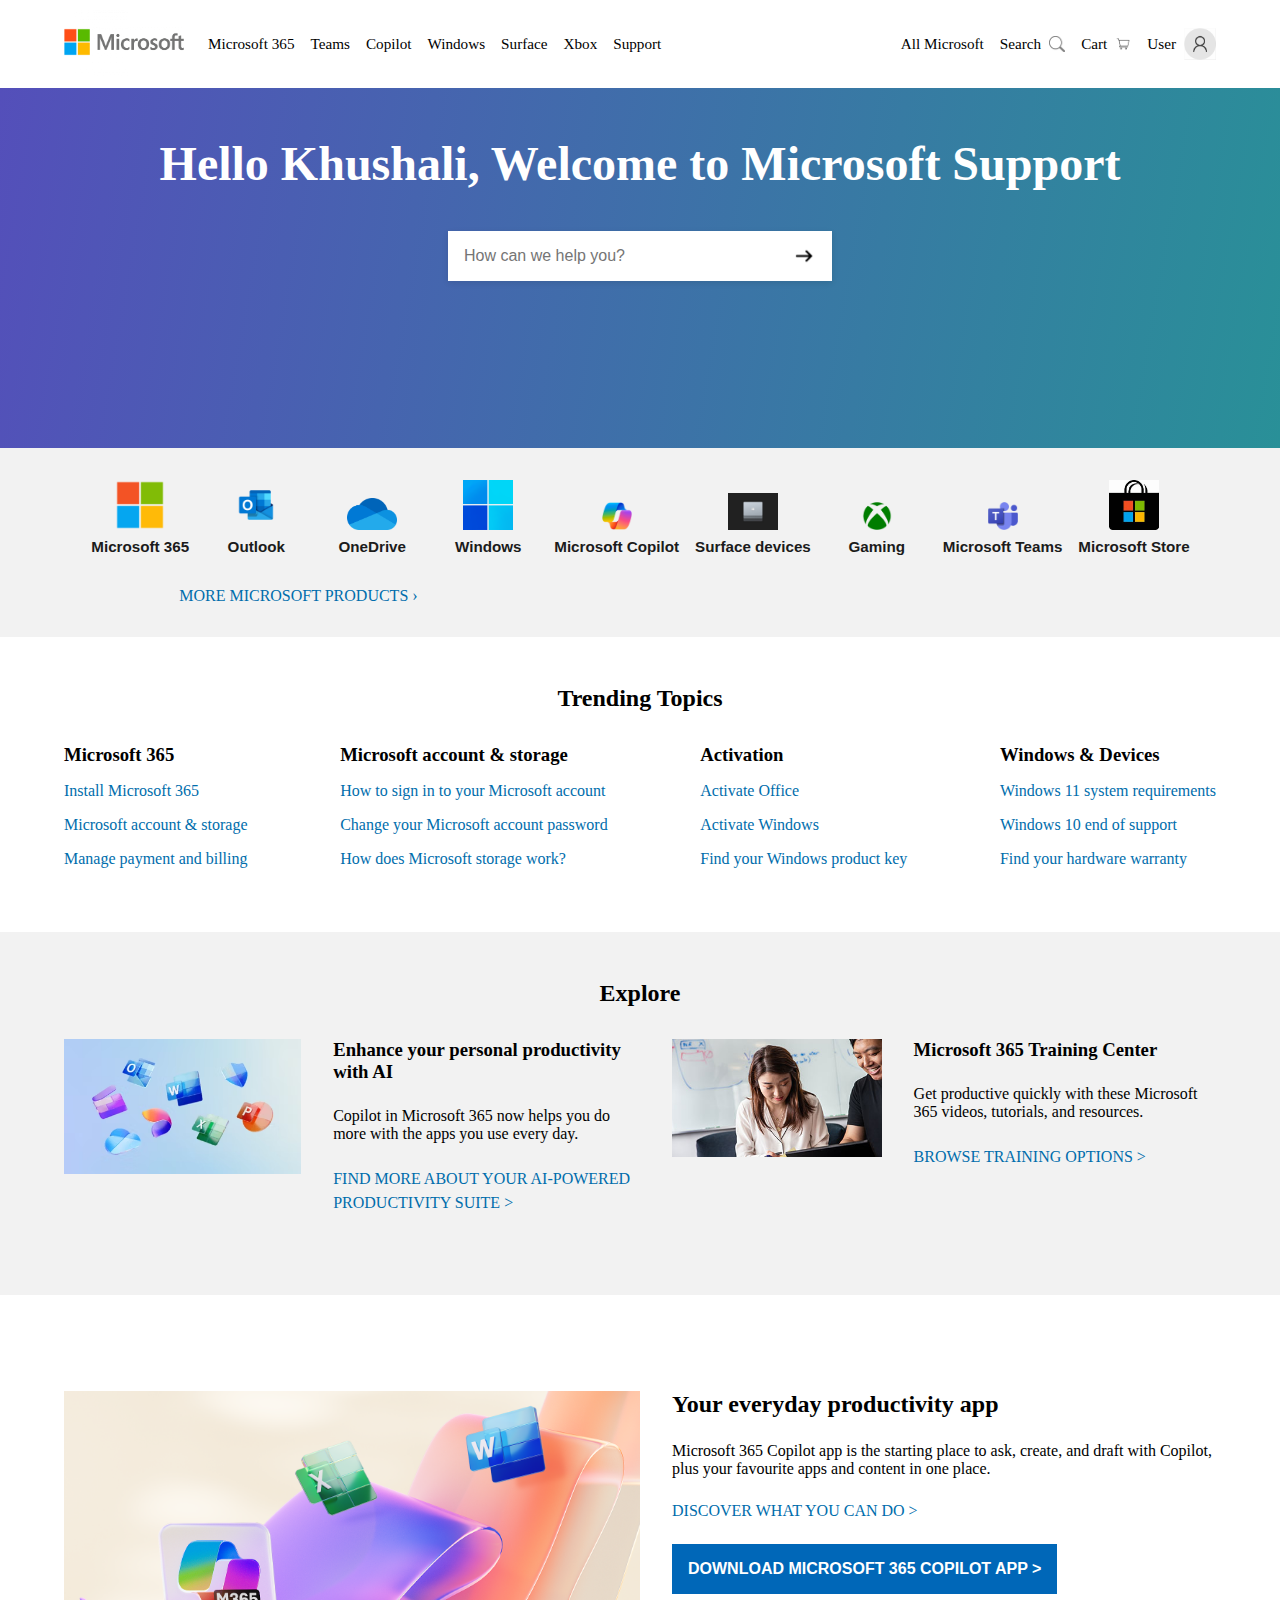
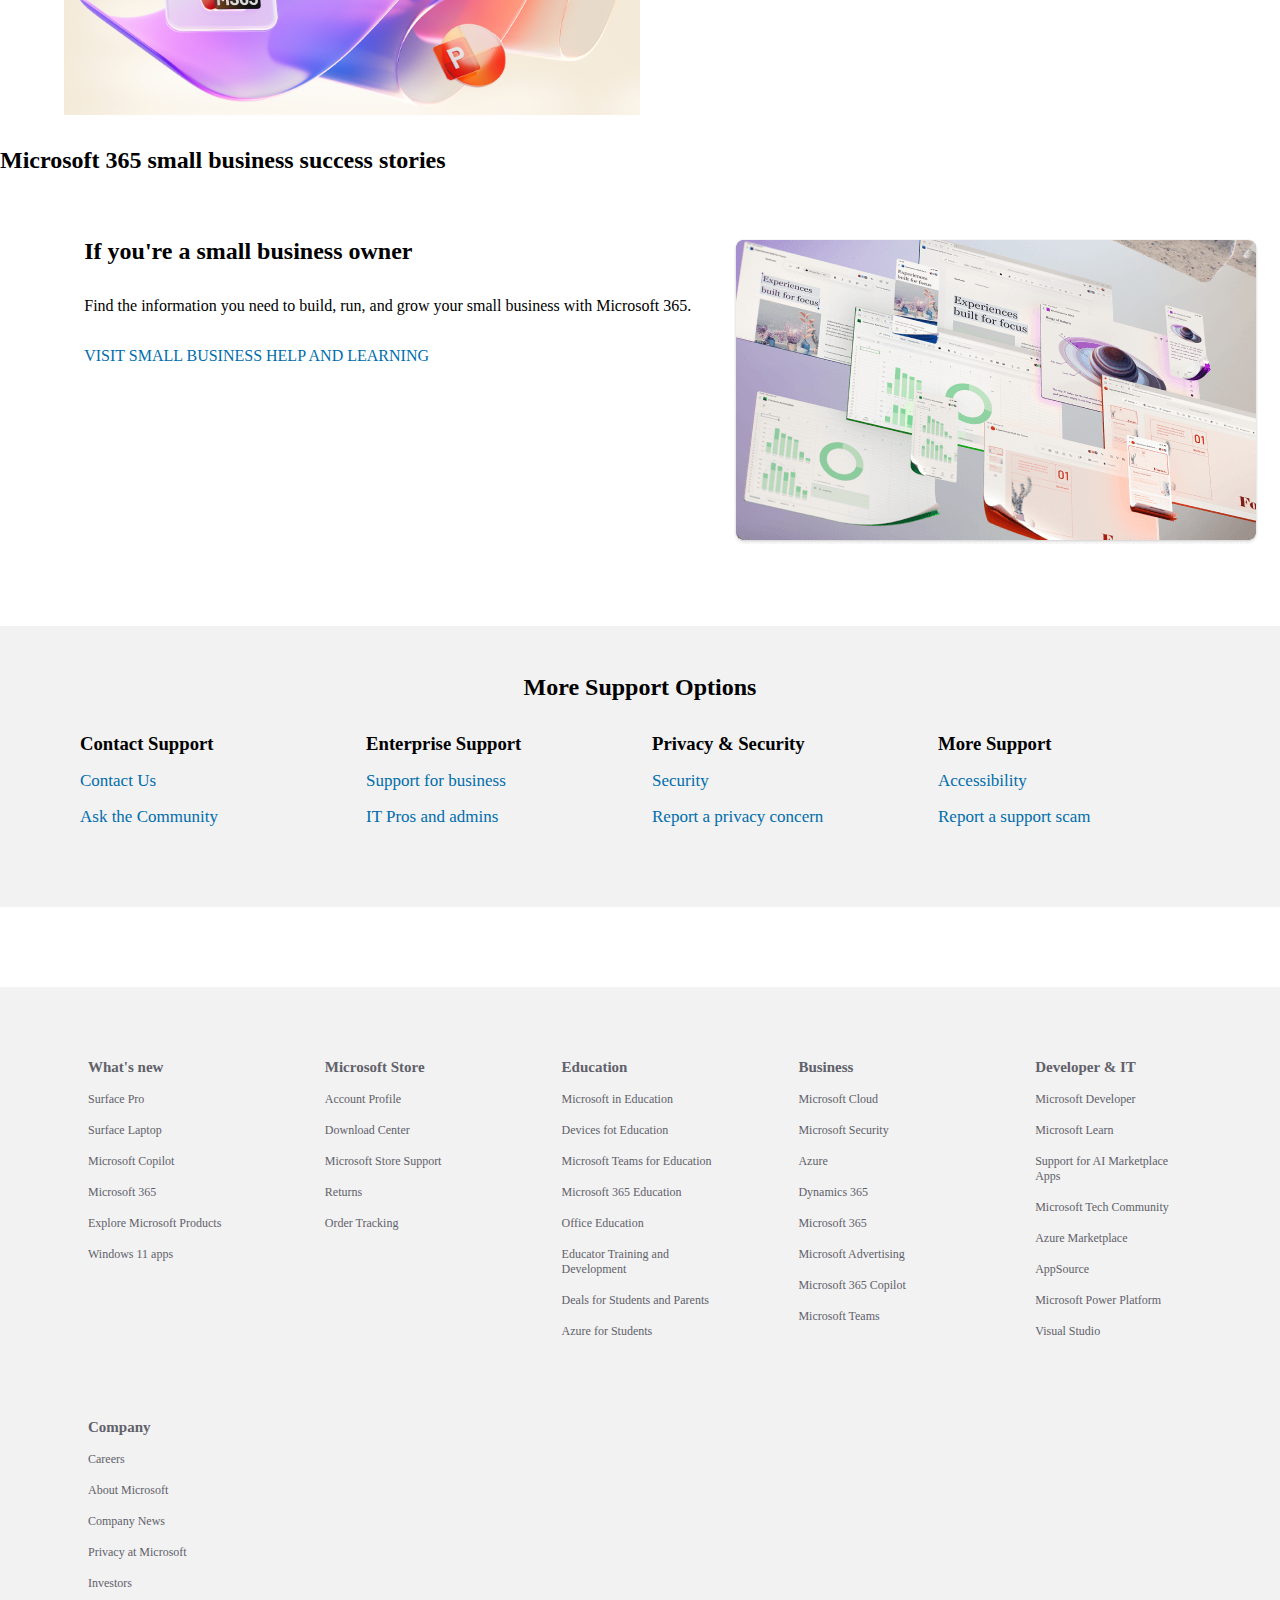
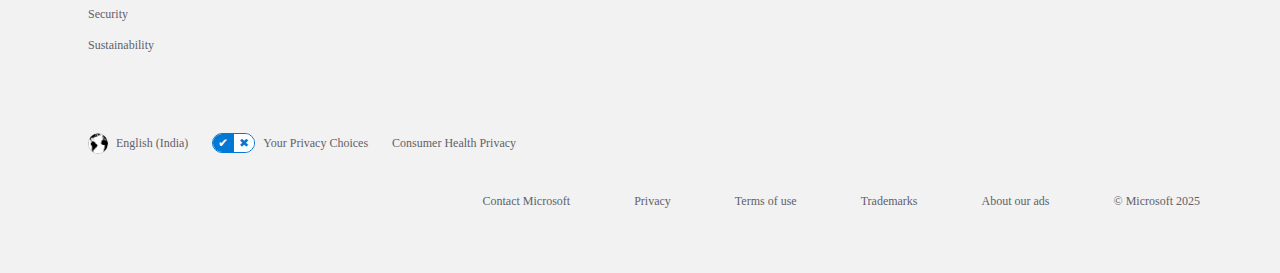
<file: support.html>
<!DOCTYPE html>
<html lang="en">
  <head>
    <meta charset="UTF-8" />
    <meta name="viewport" content="width=device-width, initial-scale=1.0" />
    <title>Microsoft Support</title>
    <link rel="stylesheet" href="support.css" />
    <link rel="icon" href="images/favicon.png" type="image/png" />
  </head>
  <body>
    <header class="header">
      <!-- Logo -->
      <div class="left-navbar">
        <a href="index.html" class="logo">
          <img src="images/microsoft-logo.png" alt="Microsoft Logo" />
        </a>
      </div>

      <!-- Menu for mobile -->
      <div class="menu-toggle">
        <img src="images/menu-button.jpg" alt="Menu" />
      </div>

      <!-- Middle Navbar -->
      <div class="mid-navbar-container">
        <ul class="mid-navbar">
          <li class="mid-navbar-item"><a href="#">Microsoft 365</a></li>
          <li class="mid-navbar-item"><a href="#">Teams</a></li>
          <li class="mid-navbar-item"><a href="#">Copilot</a></li>
          <li class="mid-navbar-item"><a href="#">Windows</a></li>
          <li class="mid-navbar-item"><a href="#">Surface</a></li>
          <li class="mid-navbar-item"><a href="#">Xbox</a></li>
          <li class="mid-navbar-item"><a href="support.html">Support</a></li>
        </ul>
      </div>

      <!-- Right Navbar -->
      <div class="right-navbar-container">
        <ul class="right-navbar">
          <li class="right-navbar-item"><span>All Microsoft</span></li>
          <li class="right-navbar-item" title="Search Microsoft.com">
            <span>Search</span
            ><img src="images/search-icon.jpg" alt="" class="navbar-img1" />
          </li>
          <li class="right-navbar-item" title="0 items in shopping cart">
            <span>Cart</span
            ><img src="images/cart-icon.jpg" alt="" class="navbar-img2" />
          </li>
          <li
            class="right-navbar-item microsoft-user"
            title="Account Manager for User"
          >
            <span>User</span
            ><img src="images/microsoft-user.png" alt="" class="navbar-img3" />
          </li>
        </ul>
      </div>

      <!-- Mobile Menu -->
      <ul class="mobile-menu">
        <li><a href="#">Microsoft 365</a></li>
        <li><a href="#">Teams</a></li>
        <li><a href="#">Copilot</a></li>
        <li><a href="#">Windows</a></li>
        <li><a href="#">Surface</a></li>
        <li><a href="#">Xbox</a></li>
        <li><a href="support.html">Support</a></li>
        <li><a href="#">All Microsoft</a></li>
        <li><a href="#">Search</a></li>
        <li><a href="#">Cart</a></li>
        <li><a href="#">User</a></li>
      </ul>
    </header>
    <main>
      <section class="hero-section">
        <h1>Hello Khushali, Welcome to Microsoft Support</h1>
        <div class="help">
          <input
            type="text"
            name="help-text"
            id="help-text"
            placeholder="How can we help you?"
          />
          <img src="images/support-arrow.png" alt="" />
        </div>
      </section>

      <section class="product-container">
        <div class="product-icons">
          <div class="product">
            <img src="images/favicon.png" alt="Microsoft 365" />
            <p>Microsoft 365</p>
          </div>
          <div class="product">
            <img src="images/outlook.webp" alt="Outlook" />
            <p>Outlook</p>
          </div>
          <div class="product">
            <img src="images/onedrive.png" alt="OneDrive" />
            <p>OneDrive</p>
          </div>
          <div class="product">
            <img src="images/windows-11.png" alt="Windows" />
            <p>Windows</p>
          </div>
          <div class="product">
            <img src="images/copilot.png" alt="Microsoft Copilot" />
            <p>Microsoft Copilot</p>
          </div>
          <div class="product">
            <img src="images/surface.jpg" alt="Surface devices" />
            <p>Surface devices</p>
          </div>
          <div class="product">
            <img src="images/xbox-logo.png" alt="Gaming" />
            <p>Gaming</p>
          </div>
          <div class="product">
            <img src="images/teams-logo.png" alt="Microsoft Teams" />
            <p>Microsoft Teams</p>
          </div>
          <div class="product">
            <img src="images/store-logo.jpeg" alt="Microsoft Store" />
            <p>Microsoft Store</p>
          </div>
        </div>
        <div class="more-products">
          <a href="#">MORE MICROSOFT PRODUCTS &rsaquo;</a>
        </div>
      </section>

      <section class="trending-container">
        <h2>Trending Topics</h2>
        <div class="topics-container">
          <div class="trending-topics">
            <h3>Microsoft 365</h3>
            <a href="#">Install Microsoft 365</a>
            <a href="#">Microsoft account & storage</a>
            <a href="#">Manage payment and billing</a>
          </div>
          <div class="trending-topics">
            <h3>Microsoft account & storage</h3>
            <a href="#">How to sign in to your Microsoft account</a>
            <a href="#">Change your Microsoft account password</a>
            <a href="#">How does Microsoft storage work?</a>
          </div>
          <div class="trending-topics">
            <h3>Activation</h3>
            <a href="#">Activate Office</a>
            <a href="#">Activate Windows</a>
            <a href="#">Find your Windows product key</a>
          </div>
          <div class="trending-topics">
            <h3>Windows & Devices</h3>
            <a href="#">Windows 11 system requirements</a>
            <a href="#">Windows 10 end of support</a>
            <a href="#">Find your hardware warranty</a>
          </div>
        </div>
      </section>

      <section class="explore-container">
        <h2>Explore</h2>
        <div class="explore-boxes">
          <div class="explore-item">
            <img src="images/Feature-img1.avif" alt="Explore Apps" />
          </div>
          <div class="explore">
            <h3>Enhance your personal productivity with AI</h3>
            <p>
              Copilot in Microsoft 365 now helps you do more with the apps you
              use every day.
            </p>
            <a href="#"
              >Find more about your AI-Powered productivity suite
              <span>></span></a
            >
          </div>
          <div class="explore-item">
            <img src="images/training.jpeg" alt="Training" />
          </div>
          <div class="explore">
            <h3>Microsoft 365 Training Center</h3>
            <p>
              Get productive quickly with these Microsoft 365 videos, tutorials,
              and resources.
            </p>
            <a href="#">Browse Training Options <span>></span></a>
          </div>
        </div>
      </section>

      <section class="productivity">
        <div class="productivity-container">
          <img src="images/productivity.png" alt="productivity image" />
          <div class="productivity-details">
            <h2>Your everyday productivity app</h2>
            <p>
              Microsoft 365 Copilot app is the starting place to ask, create,
              and draft with Copilot, plus your favourite apps and content in
              one place.
            </p>
            <a href="#">Discover what you can do <span>></span></a>
            <button>Download Microsoft 365 Copilot app <span>></span></button>
          </div>
        </div>
      </section>

      <section class="success-stories-container">
        <h2>Microsoft 365 small business success stories</h2>
        <div class="stories-container">
          <div class="success-story"></div>
          <div class="success-story"></div>
          <div class="success-story"></div>
          <div class="success-story"></div>
        </div>
      </section>

      <section class="business-container">
        <div class="business-details">
          <div class="business-text">
            <h2>If you're a small business owner</h2>
            <p>
              Find the information you need to build, run, and grow your small
              business with Microsoft 365.
            </p>
            <a href="#">Visit small business help and learning</a>
          </div>
          <img
            src="images/support-business-image.png"
            alt="Support Business Image"
          />
        </div>
      </section>

      <section class="support-container">
        <h2>More Support Options</h2>
        <div class="support-options-container">
          <div class="support-option">
            <h3>Contact Support</h3>
            <a href="#">Contact Us</a>
            <a href="#">Ask the Community</a>
          </div>
          <div class="support-option">
            <h3>Enterprise Support</h3>
            <a href="#">Support for business</a>
            <a href="#">IT Pros and admins</a>
          </div>
          <div class="support-option">
            <h3>Privacy & Security</h3>
            <a href="#">Security</a>
            <a href="#">Report a privacy concern</a>
          </div>
          <div class="support-option">
            <h3>More Support</h3>
            <a href="#">Accessibility</a>
            <a href="#">Report a support scam</a>
          </div>
        </div>
      </section>
    </main>
    <footer>
      <div class="top-footer">
        <div class="item1">
          <h3>What's new</h3>
          <a>Surface Pro</a>
          <a>Surface Laptop</a>
          <a>Microsoft Copilot</a>
          <a>Microsoft 365</a>
          <a>Explore Microsoft Products</a>
          <a>Windows 11 apps</a>
        </div>
        <div class="item2">
          <h3>Microsoft Store</h3>
          <a>Account Profile</a>
          <a>Download Center</a>
          <a>Microsoft Store Support</a>
          <a>Returns</a>
          <a>Order Tracking</a>
        </div>
        <div class="item3">
          <h3>Education</h3>
          <a>Microsoft in Education</a>
          <a>Devices fot Education</a>
          <a>Microsoft Teams for Education</a>
          <a>Microsoft 365 Education</a>
          <a>Office Education</a>
          <a>Educator Training and Development</a>
          <a>Deals for Students and Parents</a>
          <a>Azure for Students</a>
        </div>
        <div class="item4">
          <h3>Business</h3>
          <a>Microsoft Cloud</a>
          <a>Microsoft Security</a>
          <a>Azure</a>
          <a>Dynamics 365</a>
          <a>Microsoft 365</a>
          <a>Microsoft Advertising</a>
          <a>Microsoft 365 Copilot</a>
          <a>Microsoft Teams</a>
        </div>
        <div class="item5">
          <h3>Developer & IT</h3>
          <a>Microsoft Developer</a>
          <a>Microsoft Learn</a>
          <a>Support for AI Marketplace Apps</a>
          <a>Microsoft Tech Community</a>
          <a>Azure Marketplace</a>
          <a>AppSource</a>
          <a>Microsoft Power Platform</a>
          <a>Visual Studio</a>
        </div>
        <div class="item6">
          <h3>Company</h3>
          <a>Careers</a>
          <a>About Microsoft</a>
          <a>Company News</a>
          <a>Privacy at Microsoft</a>
          <a>Investors</a>
          <a>Security</a>
          <a>Sustainability</a>
        </div>
      </div>
      <div class="mid-footer">
        <div class="language">
          <img src="images/footer-earth-logo.jpeg" alt="Language" />
          <a>English (India)</a>
        </div>
        <div class="privacy">
          <div
            class="toggle-container"
            title="Your privacy choices Opt-Out icon"
          >
            <div class="toggle-option left">✔</div>
            <div class="toggle-option right">✖</div>
          </div>
          <a>Your Privacy Choices</a>
        </div>
        <div class="health-privacy">
          <a>Consumer Health Privacy</a>
        </div>
      </div>
      <div class="end-footer">
        <a href="#">Contact Microsoft</a>
        <a href="#">Privacy</a>
        <a href="#">Terms of use</a>
        <a href="#">Trademarks</a>
        <a href="#">About our ads</a>
        <a href="#" id="copy">&copy; Microsoft 2025</a>
      </div>
    </footer>

    <script>
      const toggleBtn = document.querySelector(".menu-toggle");
      const mobileMenu = document.querySelector(".mobile-menu");

      toggleBtn.addEventListener("click", () => {
        mobileMenu.classList.toggle("open");
        document.body.style.overflow = mobileMenu.classList.contains("open")
          ? "hidden"
          : "auto";
      });
    </script>
  </body>
</html>
</file>
<file: style.css>
*{
  margin: 0;
  padding: 0;
  box-sizing: border-box;
}

:root{
  --footer-toggle-button-color: #0078d4;
  --footer-background-color: #F2F2F2;
  --footer-font-size: 12px;
  --footer-heading-font-size: 15px;
  --footer-heading-font-color: #61616A;
  --primary-button-color: #FFB900;
  --primary-button-hover-color: #005CA5; 
  --primary-button-primary-color: #0067b8;
  --scroll-button-color: #ceced7;
  --shadow: 0 2px 6px rgba(0, 0, 0, 0.1);
}

.header{
  display: flex;
  justify-content: space-between;
  align-items: center;
  flex-wrap: wrap;
  padding: 0.5rem 4rem;
  background: white;
  position: sticky;
  top: 0;
  z-index: 1000;
}

.left-navbar img{
  width: 120px;
}

.mid-navbar-container{
  flex-grow: 1;
  margin: 0 1.5rem;
}

.mid-navbar, .right-navbar{
  display: flex;
  gap: 1rem;
  align-items: center;
}

.mid-navbar-item, .right-navbar-item{
  list-style: none;
}

.mid-navbar-item a, .right-navbar-item span, .mobile-menu a{
  text-decoration: none;
  color: black;
  font-weight: 500;
  font-size: 0.95rem;
}

.right-navbar-item{
  display: flex;
  align-items: center;
  gap: 0.5rem;
}

.navbar-img1, .navbar-img2{
  width: 16px;
  height: 16px;
}

.navbar-img3{
  width: 32px;
  width: 32px;
}

.right-navbar-item:hover, .mid-navbar-item:hover, .right-navbar-item span:hover{
  cursor: pointer;
  text-decoration: underline;
}

/* Menu Image in header */

.menu-toggle{
  display: none;
  cursor: pointer;
}

.menu-toggle img{
  width: 28px;
  height: 28px;
}

/* Mobile Menu */

.mobile-menu {
  display: none;
  flex-direction: column;
  padding: 1rem 2rem;
  background-color: white;
  width: 100%;
  position: fixed;
  top: 60px; /* adjust to match your header height */
  left: 0;
  height: calc(100vh - 60px); /* fill screen minus header */
  overflow-y: auto;
  z-index: 1001;
  box-shadow: 0 2px 6px rgba(0, 0, 0, 0.2);
}


.mobile-menu li {
  margin: 0.5rem 0;
  list-style: none;
}

.mobile-menu.open {
  display: flex;
}

@media screen and (max-width: 900px) {
  .mid-navbar-container,
  .right-navbar-container {
    display: none !important;
  }

  .menu-toggle {
    display: block;
  }
}

.showcase {
  width: auto;
  background: url(images/hero-image.avif) no-repeat top center/cover;
  display: flex;
  align-items: flex-start;
  margin-bottom: 3rem;
  box-sizing: content-box !important;
  position: relative;
}

.showcase img.hero-img-responsive {
  display: none;
  width: 100%;
  height: auto;
}

.content {
  width: 40%;
  background-color: white;
  display: flex;
  flex-direction: column;
  gap: 2rem;
  padding: 3rem;
  margin: 3rem;
}

.content p {
  line-height: 1.5rem;
}

.content button {
  align-self: flex-start;
  text-align: left;
  background-color: var(--primary-button-primary-color);
  color: white;
  font-weight: bold;
  padding: 8px 14px;
  border: none;
  border-radius: 3px;
  cursor: pointer;
}

@media (max-width: 1024px) {
  .showcase {
    background: none;
    flex-direction: column;
    align-items: center;
  }

  .showcase img.hero-img-responsive {
    display: block;
    width: 100%;
  }

  .content {
    width: 100%;
    margin: 1rem 0 3rem 0;
    padding: 1.5rem;
    background-color: rgba(255, 255, 255, 0.9);
    position: relative;
    top: -3rem;
    box-shadow: 0 0 10px rgba(0, 0, 0, 0.3);
  }
}

/* Devices */
.devices{
  margin: 4rem auto;
  width: 100%;
  display: flex;
  justify-content: center;
}

.device-boxes-container{
  display: flex;
  flex-wrap: wrap;
  justify-content: center;
  gap: 3rem;
  padding: 0;
  margin: 0;
}

.device-box {
  list-style: none;
  display: flex;
  flex-direction: column;
  align-items: center;
  text-align: center;
}

.device-box img {
  width: 48px;
  height: 48px;
  margin-bottom: 0.5rem;
}

.device-box img:hover{
  cursor: pointer;
}

.device-box a {
  text-decoration: underline;
  color: #0067b8;
  font-weight: 500;
}

/* Features */
.features{
  margin: 4rem;
}

.feature-card{
  display: grid;
  overflow: hidden;
  box-shadow: var(--shadow);
}

.feature-card:hover, .feature-content button:hover{
  cursor: pointer;
}

.features-container{
  display: grid;
  grid-template-columns: repeat(auto-fit, minmax(260px,1fr));
  grid-template-rows: repeat(auto-fit), minmax(100px, 1fr);
  justify-content: center;
  gap: 2rem;
}

.feature-img{
  position: relative;
  width: 100%;
}

.feature-img img{
  width: 100%;
  max-height: 180px;
  object-fit: cover;
}

.feature-content{
  display: flex;
  flex-direction: column;
  gap: 2rem;
}

.feature-box1{
  padding: 2rem;
}

.feature-box2{
  padding: 2.2rem 2rem;
  position: relative;
  top: 0rem;
}

.feature-box3{
  padding: 2.5rem 2rem;
  position: relative;
  top: 0rem;
}

.feature-box4{
  padding: 2.5rem 2rem;
  position: relative;
  top: 0rem;
}

/* Game Pass */

.xbox-container {
  width: 100%;
  max-width: 1400px;
  height: auto;
  background: none;
  display: flex;
  align-items: stretch;
  margin: 4rem;
  position: relative;
  box-sizing: border-box;
}

.xbox-container img.hero-img-responsive {
  display: block;
  width: 50%;
  height: 100%;
  object-fit: cover;
  box-sizing: border-box;
  order: 2;
  position: relative;
  right: 0;
  z-index: 1;
  margin: 0;
  padding: 0;
  border: none;
}

.xbox-content {
  width: 50%;
  color: white;
  background-color: black;
  display: flex;
  flex-direction: column;
  justify-content: center;
  align-items: flex-start;
  gap: 2rem;
  padding: 3rem;
  padding-left: 4rem;
  margin: 0;
  box-sizing: border-box;
  order: 1;
  position: relative;
}

.xbox-content p {
  line-height: 1.5rem;
}

.xbox-content .xbox-buttons {
  display: flex;
  gap: 1rem;
}

.video-button {
  display: flex;
  align-items: center;
  gap: 0.3rem;
}

.video-button:hover {
  cursor: pointer;
}

.video-button img {
  width: 15%;
}

.xbox-buttons button {
  align-self: flex-start;
  text-align: left;
  background-color: var(--primary-button-primary-color);
  color: white;
  font-weight: bold;
  padding: 8px 14px;
  border: none;
  border-radius: 3px;
  cursor: pointer;
}

.xbox-buttons button:hover {
  background-color: var(--primary-button-hover-color);
}

@media (max-width: 1024px) {
  .xbox-container {
    background: none;
    flex-direction: column;
    align-items: center;
    width: 100%;
    max-width: 100%;
    margin: 0;
  }

  .xbox-container img.hero-img-responsive {
    display: block;
    width: 100%;
    min-height: 70%;
    order: 0;
    position: static;
    right: 0;
    z-index: auto;
  }

  .xbox-content {
    width: 100%;
    margin: 0;
    padding: 1.5rem;
    background-color: white;
    color: black;
    position: relative;
    top: -3rem;
    box-shadow: var(--shadow);
    box-sizing: border-box;
    order: 1;
    padding-right: 0;
  }
}

/* For Business */

.for-business{
  padding: 4rem;
}

.business-heading{
  margin-bottom: 2rem;
}

.business-container{
  display: grid;
  grid-template-columns: repeat(auto-fit, minmax(260px, 1fr));
  justify-content: center;
  gap: 2rem;
}

.card{
  display: flex;
  flex-direction: column;
  overflow: hidden;
  box-shadow: var(--shadow);
}

.card:hover, .card-content button:hover{
  cursor: pointer;
}

.card-img{
  position: relative;
  width: 100%;
}

.card-img img {
  width: 100%;
  height: 180px;
  object-fit: cover;
}

.new-button {
  width: 50px;
  margin: 1em 2em;
  background-color: var(--primary-button-color);
  color: black;
  font-size: 14px;
  font-weight: bold;
  padding: 3px 7px;
  border-radius: 3px;
  border: none;
}

.card-content {
  padding: 1rem 2rem;
  display: flex;
  flex-direction: column;
  gap: 2rem;
}

.b-card{
  padding: 4rem 2rem;
}

.card-content p{
  line-height: 1.5;
}

.card-btn{
  align-self: flex-start;
  text-align: left;
  background-color: var(--primary-button-primary-color);
  color: white;
  font-weight: bold;
  padding: 8px 14px;
  border: none;
  border-radius: 3px;
  cursor: pointer;
}

.card-btn:hover{
  background-color: var(--primary-button-hover-color);
}

/* Social Media */

.social-media{
  display: flex;
  align-items: center;
  gap: 2rem;
  margin: 1rem 4rem;
}

.social-media span{
  font-size: 18px;
}

.social-media span:hover{
  cursor: text;
}

.social-images{
  display: flex;
  flex-wrap: wrap;
  align-items: center;
  gap: 0.5rem;
}

.img1{
  width: 2rem;
  height: 1.5rem;
}

.img2, .img3{
  width: 2rem;
  height: 2rem;
}

.img1, .img2, .img3:hover{
  cursor: pointer;
}

/* Scroll Button */

.scroll-button{
  margin: auto;
  padding-bottom: 5rem;
}

.scroll-button button{
  position: absolute;
  right: 1rem;
  padding: 0.5rem 1rem;
  border-radius: 3px;
  color: black;
  font-weight: bold;
  border: none;
  background-color: var(--scroll-button-color);
}

.scroll-button button:hover{
  background-color: white;
  cursor: pointer;
  box-shadow: var(--shadow);
}

.scroll-button button:active{
  border: 3px dashed black;
}

/* Footer */
footer{
  background-color: var(--footer-background-color);
  width: 100%;
  display: grid;
  grid-template-rows: repeat(auto-fit, minmax(10rem, 1fr));
  padding: 3rem 4rem;
}

footer .top-footer{
  display: grid;
  grid-template-columns: repeat(auto-fit, minmax(200px, 1fr));
  justify-content: center;
  gap: 2rem;
}

.top-footer{
  padding-bottom: 2rem;
}

.top-footer a{
  font-size: var(--footer-font-size);
  color: var(--footer-heading-font-color);
}

.top-footer a:hover{
  text-decoration: underline;
  color: black;
}

.top-footer h3{
  font-size: var(--footer-heading-font-size);
  color: var(--footer-heading-font-color);
}

.top-footer div{
  display: flex;
  flex-direction: column;
  margin: 1.5rem;
  gap: 1em;
}

.mid-footer{
  display: flex;
  flex-wrap: wrap;
  margin: 1.5rem;
  gap: 1.5rem;
}

.end-footer{
  display: flex;
  gap: 1rem 2rem;
  flex-wrap: wrap;
  align-content: flex-start;
  justify-content: end;
}

.end-footer a{
  text-decoration: none;
  font-size: var(--footer-font-size);
  color: var(--footer-heading-font-color);
  margin: 1rem;
}

.end-footer a:hover{
  text-decoration: underline;
  color: black;
}

.end-footer #copy{
  cursor: text;
}

.end-footer #copy:hover{
  cursor: text;
  text-decoration: none;
  color: var(--footer-heading-font-color);
}

.language{
  display: flex;
  align-items: center;
  gap: 0.5rem;
}

.language img{
  width: 20px;
  background-color: var(--footer-background-color);
  border-radius: 50%;
}

.language a{
  display: inline;
}

.toggle-container {
  display: inline-flex;
  border: 1px solid var(--footer-toggle-button-color);
  border-radius: 999px;
  overflow: hidden;
  font-family: sans-serif;
  width: max-content;
}

.toggle-option {
  padding: 2px 5px;
  display: flex;
  align-items: center;
  justify-content: center;
  font-size: var(--footer-font-size);
  cursor: default;
}

.left {
  background-color: var(--footer-toggle-button-color);
  color: white;
}

.right {
  color: #0078d4;
  background-color: white;
  border-left: 1px solid var(--footer-toggle-button-color);
}

.privacy{
  display: flex;
  align-items: center;
  gap: 0.5rem;
}

.health-privacy{
  display: flex;
  align-items: center;
}

.mid-footer a{
  font-size: var(--footer-font-size);
  color: var(--footer-heading-font-color);
}

.mid-footer a:hover{
  text-decoration: underline;
}
</file>
<file: style-copy.css>
*{
  margin: 0;
  padding: 0;
  box-sizing: border-box;
}

:root{
  --footer-toggle-button-color: #0078d4;
  --footer-background-color: #F2F2F2;
  --footer-font-size: 12px;
  --footer-heading-font-size: 15px;
  --footer-heading-font-color: #61616A;
  --primary-button-color: #FFB900;
  --primary-button-hover-color: #005CA5; 
  --primary-button-primary-color: #0067b8;
  --scroll-button-color: #ceced7;
  --shadow: 0 2px 6px rgba(0, 0, 0, 0.1);
}

.header{
  display: flex;
  justify-content: space-between;
  align-items: center;
  flex-wrap: wrap;
  padding: 0.5rem 4rem;
  background: white;
  z-index: 1000;
}

.left-navbar img{
  width: 120px;
}

.mid-navbar-container{
  flex-grow: 1;
  margin: 0 1.5rem;
}

.mid-navbar, .right-navbar{
  display: flex;
  gap: 1rem;
  align-items: center;
}

.mid-navbar-item, .right-navbar-item{
  list-style: none;
}

.mid-navbar-item a, .right-navbar-item span, .mobile-menu a{
  text-decoration: none;
  color: black;
  font-weight: 500;
  font-size: 0.95rem;
}

.right-navbar-item{
  display: flex;
  align-items: center;
  gap: 0.5rem;
}

.navbar-img1, .navbar-img2{
  width: 16px;
  height: 16px;
}

.navbar-img3{
  width: 32px;
  width: 32px;
}

.right-navbar-item:hover, .mid-navbar-item:hover, .right-navbar-item span:hover{
  cursor: pointer;
  text-decoration: underline;
}

/* Menu Image in header */

.menu-toggle{
  display: none;
  cursor: pointer;
}

.menu-toggle img{
  width: 28px;
  height: 28px;
}

/* Mobile Menu */

.mobile-menu {
  display: none;
  flex-direction: column;
  padding: 1rem 2rem;
  background-color: white;
  width: 100%;
  position: fixed;
  top: 60px; 
  left: 0;
  height: calc(100vh - 60px); 
  overflow-y: auto;
  z-index: 1001;
  box-shadow: 0 2px 6px rgba(0, 0, 0, 0.2);
}


.mobile-menu li {
  margin: 0.5rem 0;
  list-style: none;
}

.mobile-menu.open {
  display: flex;
}

@media screen and (max-width: 900px) {
  .mid-navbar-container,
  .right-navbar-container {
    display: none !important;
  }

  .menu-toggle {
    display: block;
  }
}

.showcase {
  width: auto;
  background: url(images/hero-image.avif) no-repeat top center/cover;
  display: flex;
  align-items: flex-start;
  margin-bottom: 3rem;
  box-sizing: content-box !important;
  position: relative;
}

.showcase img.hero-img-responsive {
  display: none;
  width: 100%;
  height: auto;
}

.content {
  width: 40%;
  background-color: white;
  display: flex;
  flex-direction: column;
  gap: 2rem;
  padding: 3rem;
  margin: 3rem;
}

.content p {
  line-height: 1.5rem;
}

.content button {
  align-self: flex-start;
  text-align: left;
  background-color: var(--primary-button-primary-color);
  color: white;
  font-weight: bold;
  padding: 8px 14px;
  border: none;
  border-radius: 3px;
  cursor: pointer;
}

@media (max-width: 1024px) {
  .showcase {
    background: none;
    flex-direction: column;
    align-items: center;
  }

  .showcase img.hero-img-responsive {
    display: block;
    width: 100%;
  }

  .content {
    width: 100%;
    margin: 1rem 0 3rem 0;
    padding: 1.5rem;
    background-color: rgba(255, 255, 255, 0.9);
    position: relative;
    top: -3rem;
    box-shadow: 0 0 10px rgba(0, 0, 0, 0.3);
  }
}

/* Devices */
.devices{
  margin: 4rem auto;
  width: 100%;
  display: flex;
  justify-content: center;
}

.device-boxes-container{
  display: flex;
  flex-wrap: wrap;
  justify-content: center;
  gap: 3rem;
  padding: 0;
  margin: 0;
}

.device-box {
  list-style: none;
  display: flex;
  flex-direction: column;
  align-items: center;
  text-align: center;
}

.device-box img {
  width: 48px;
  height: 48px;
  margin-bottom: 0.5rem;
}

.device-box img:hover{
  cursor: pointer;
}

.device-box a {
  text-decoration: underline;
  color: #0067b8;
  font-weight: 500;
}

/* Features */
.features{
  margin: 4rem;
}

.feature-card{
  display: grid;
  overflow: hidden;
  box-shadow: var(--shadow);
}

.feature-card:hover, .feature-content button:hover{
  cursor: pointer;
}

.features-container{
  display: grid;
  grid-template-columns: repeat(auto-fit, minmax(260px,1fr));
  grid-template-rows: repeat(auto-fit), minmax(100px, 1fr);
  justify-content: center;
  gap: 2rem;
}

.feature-img{
  position: relative;
  width: 100%;
}

.feature-img img{
  width: 100%;
  max-height: 180px;
  object-fit: cover;
}

.feature-content{
  display: flex;
  flex-direction: column;
  gap: 2rem;
}

.feature-box1{
  padding: 2rem;
}

.feature-box2{
  padding: 2.2rem 2rem;
  position: relative;
  top: 0rem;
}

.feature-box3{
  padding: 2.5rem 2rem;
  position: relative;
  top: 0rem;
}

.feature-box4{
  padding: 2.5rem 2rem;
  position: relative;
  top: 0rem;
}

/* Game Pass */

.xbox-container {
  width: 100%;
  max-width: 1400px;
  height: auto;
  background: none;
  display: flex;
  align-items: stretch;
  margin: 4rem;
  position: relative;
  box-sizing: border-box;
}

.xbox-container img.xbox-img-responsive {
  display: block;
  width: 50%;
  height: 100%;
  object-fit: cover;
  box-sizing: border-box;
  order: 2;
  position: relative;
  right: 0;
  z-index: 1;
  margin: 0;
  padding: 0;
  border: none;
}

.xbox-content {
  width: 50%;
  color: white;
  background-color: black;
  display: flex;
  flex-direction: column;
  justify-content: center;
  align-items: flex-start;
  gap: 2rem;
  padding: 3rem;
  padding-left: 4rem;
  margin: 0;
  box-sizing: border-box;
  order: 1;
  position: relative;
}

.xbox-content p {
  line-height: 1.5rem;
}

.xbox-content .xbox-buttons {
  display: flex;
  gap: 1rem;
}

.video-button {
  display: flex;
  align-items: center;
  gap: 0.3rem;
}

.video-button:hover {
  cursor: pointer;
}

.video-button img {
  width: 15%;
}

.xbox-buttons button {
  align-self: flex-start;
  text-align: left;
  background-color: var(--primary-button-primary-color);
  color: white;
  font-weight: bold;
  padding: 8px 14px;
  border: none;
  border-radius: 3px;
  cursor: pointer;
}

.xbox-buttons button:hover {
  background-color: var(--primary-button-hover-color);
}

@media (max-width: 1024px) {
  .xbox-container {
    background: none;
    flex-direction: column;
    align-items: center;
    width: 100%;
    max-width: 100%;
    margin: 0;
  }

  .xbox-container img.xbox-img-responsive {
    display: block;
    width: 100%;
    min-height: 70%;
    order: 0;
    position: static;
    right: 0;
    z-index: auto;
  }

  .xbox-content {
    width: 100%;
    margin: 0;
    padding: 1.5rem;
    background-color: white;
    color: black;
    position: relative;
    top: -3rem;
    box-shadow: var(--shadow);
    box-sizing: border-box;
    order: 1;
    padding-right: 0;
  }
}

/* For Business */

.for-business{
  padding: 4rem;
}

.business-heading{
  margin-bottom: 2rem;
}

.business-container{
  display: grid;
  grid-template-columns: repeat(auto-fit, minmax(260px, 1fr));
  justify-content: center;
  gap: 2rem;
}

.card{
  display: flex;
  flex-direction: column;
  overflow: hidden;
  box-shadow: var(--shadow);
}

.card:hover, .card-content button:hover{
  cursor: pointer;
}

.card-img{
  position: relative;
  width: 100%;
}

.card-img img {
  width: 100%;
  height: 180px;
  object-fit: cover;
}

.new-button {
  width: 50px;
  margin: 1em 2em;
  background-color: var(--primary-button-color);
  color: black;
  font-size: 14px;
  font-weight: bold;
  padding: 3px 7px;
  border-radius: 3px;
  border: none;
}

.card-content {
  padding: 1rem 2rem;
  display: flex;
  flex-direction: column;
  gap: 2rem;
}

.b-card{
  padding: 4rem 2rem;
}

.card-content p{
  line-height: 1.5;
}

.card-btn{
  align-self: flex-start;
  text-align: left;
  background-color: var(--primary-button-primary-color);
  color: white;
  font-weight: bold;
  padding: 8px 14px;
  border: none;
  border-radius: 3px;
  cursor: pointer;
}

.card-btn:hover{
  background-color: var(--primary-button-hover-color);
}

/* Social Media */

.social-media{
  display: flex;
  align-items: center;
  gap: 2rem;
  margin: 1rem 4rem;
}

.social-media span{
  font-size: 18px;
}

.social-media span:hover{
  cursor: text;
}

.social-images{
  display: flex;
  flex-wrap: wrap;
  align-items: center;
  gap: 0.5rem;
}

.img1{
  width: 2rem;
  height: 1.5rem;
}

.img2, .img3{
  width: 2rem;
  height: 2rem;
}

.img1, .img2, .img3:hover{
  cursor: pointer;
}

@media (max-width: 780px) {
  .social-media {
    flex-direction: row;
    flex-wrap: wrap;
    align-items: center;
    gap: 1rem;
    margin: 1rem 0 1rem 1rem;
    padding-left: 1rem;
  }

  .social-media span {
    order: 1;
    margin-right: 1rem;
    white-space: nowrap;
  }

  .social-images {
    flex-direction: row;
    gap: 1rem;
    order: 2;
  }

  .img1, .img2, .img3 {
    width: 2.5rem;
    height: 2.5rem;
  }
}

@media (max-width: 250px) {
  body, html {
    font-size: 10px;
  }

  .header {
    flex-direction: column;
    padding: 0.3rem 0.5rem;
  }

  .mid-navbar, .right-navbar {
    flex-direction: column;
    gap: 0.1rem;
  }

  .showcase {
    flex-direction: column;
    margin: 0.5rem 0;
  }

  .content {
    padding: 0.5rem;
    margin: 0.5rem 0;
  }

  .devices, .features-container, .business-container {
    display: flex;
    flex-direction: column;
    gap: 0.5rem;
    margin: 0.5rem 0;
  }

  .device-box, .feature-card, .card {
    width: 100%;
  }

  .xbox-container {
    flex-direction: column;
    margin: 0.5rem 0;
  }

  .xbox-content {
    padding: 0.5rem;
    margin: 0.5rem 0;
  }

  .social-media {
    flex-direction: column;
    align-items: flex-start;
    margin: 0.5rem 0 0.5rem 0.5rem;
    padding-left: 0.5rem;
  }

  .social-images {
    flex-direction: row;
    gap: 0.5rem;
  }

  .img1, .img2, .img3 {
    width: 1.5rem;
    height: 1.5rem;
  }

  .mid-footer .end-footer{
    flex-direction: row;
    justify-content: flex-start;
    gap: 0.3rem;
    flex-wrap: wrap;
  }
}

/* Scroll Button */

.scroll-button{
  position: fixed;
  bottom: 20px;
  right: 20px;
  display: none;
  z-index: 1000;
}

.scroll-button button{
  padding: 0.5rem 1rem;
  border-radius: 3px;
  color: black;
  font-weight: bold;
  border: none;
  background-color: var(--scroll-button-color);
  cursor: pointer;
  box-shadow: var(--shadow);
  transition: background-color 0.3s ease;
}

.scroll-button button:hover{
  background-color: white;
}

.scroll-button button:active{
  border: 3px dashed black;
}

/* Footer */
footer{
  background-color: var(--footer-background-color);
  overflow: hidden;
  width: 100%;
  display: grid;
  grid-template-rows: repeat(auto-fit, minmax(10rem, 1fr));
  padding: 3rem 4rem;
}

footer .top-footer{
  display: grid;
  grid-template-columns: repeat(auto-fit, minmax(200px, 1fr));
  justify-content: center;
  gap: 2rem;
}

.top-footer{
  padding-bottom: 2rem;
}

.top-footer a{
  font-size: var(--footer-font-size);
  color: var(--footer-heading-font-color);
}

.top-footer a:hover{
  text-decoration: underline;
  color: black;
}

.top-footer h3{
  font-size: var(--footer-heading-font-size);
  color: var(--footer-heading-font-color);
}

.top-footer div{
  display: flex;
  flex-direction: column;
  margin: 1.5rem;
  gap: 1em;
}

.mid-footer{
  display: flex;
  flex-wrap: wrap;
  margin: 1.5rem;
  gap: 1.5rem;
}

.end-footer{
  display: flex;
  gap: 1rem 2rem;
  flex-wrap: wrap;
  align-content: flex-start;
  justify-content: end;
  align-items: flex-start;
  padding-left: 1rem;
}

.end-footer a{
  text-decoration: none;
  font-size: var(--footer-font-size);
  color: var(--footer-heading-font-color);
}

.end-footer a:hover{
  text-decoration: underline;
  color: black;
}

.end-footer #copy{
  cursor: text;
}

.end-footer #copy:hover{
  cursor: text;
  text-decoration: none;
  color: var(--footer-heading-font-color);
}

.language{
  display: flex;
  align-items: center;
  gap: 0.5rem;
}

.language img{
  width: 20px;
  background-color: var(--footer-background-color);
  border-radius: 50%;
}

.language a{
  display: inline;
}

.toggle-container {
  display: inline-flex;
  border: 1px solid var(--footer-toggle-button-color);
  border-radius: 999px;
  overflow: hidden;
  font-family: sans-serif;
  width: max-content;
}

.toggle-option {
  padding: 2px 5px;
  display: flex;
  align-items: center;
  justify-content: center;
  font-size: var(--footer-font-size);
  cursor: default;
}

.left {
  background-color: var(--footer-toggle-button-color);
  color: white;
}

.right {
  color: #0078d4;
  background-color: white;
  border-left: 1px solid var(--footer-toggle-button-color);
}

.privacy{
  display: flex;
  align-items: center;
  gap: 0.5rem;
}

.health-privacy{
  display: flex;
  align-items: center;
}

.mid-footer a{
  font-size: var(--footer-font-size);
  color: var(--footer-heading-font-color);
}

.mid-footer a:hover{
  text-decoration: underline;
}
</file>
<file: support-copy.css>
* {
  margin: 0;
  padding: 0;
  box-sizing: border-box;
}

:root {
  --footer-toggle-button-color: #0078d4;
  --footer-background-color: #F2F2F2;
  --footer-font-size: 12px;
  --footer-heading-font-size: 15px;
  --footer-heading-font-color: #61616A;
  --primary-button-color: #FFB900;
  --primary-button-hover-color: #005CA5;
  --primary-button-primary-color: #0067b8;
  --scroll-button-color: #ceced7;
  --font-color: #006DAC;
  --shadow: 0 2px 6px rgba(0, 0, 0, 0.1);
}

/* Header */
.header {
  display: flex;
  justify-content: space-between;
  align-items: center;
  flex-wrap: wrap;
  padding: 0.5rem 4rem;
  background: white;
  position: sticky;
  top: 0;
  z-index: 1000;
}

.left-navbar img {
  width: 120px;
}

.mid-navbar-container {
  flex-grow: 1;
  margin: 0 1.5rem;
}

.mid-navbar,
.right-navbar {
  display: flex;
  gap: 1rem;
  align-items: center;
}

.mid-navbar-item,
.right-navbar-item {
  list-style: none;
}

.mid-navbar-item a,
.right-navbar-item span,
.mobile-menu a {
  text-decoration: none;
  color: black;
  font-weight: 500;
  font-size: 0.95rem;
}

.right-navbar-item {
  display: flex;
  align-items: center;
  gap: 0.5rem;
}

.navbar-img1,
.navbar-img2 {
  width: 16px;
  height: 16px;
}

.navbar-img3 {
  width: 32px;
  height: 32px;
}

.right-navbar-item:hover,
.mid-navbar-item:hover,
.right-navbar-item span:hover {
  cursor: pointer;
  text-decoration: underline;
}

/* Menu Image in header */
.menu-toggle {
  display: none;
  cursor: pointer;
}

.menu-toggle img {
  width: 28px;
  height: 28px;
}

/* Mobile Menu */
.mobile-menu {
  display: none;
  flex-direction: column;
  padding: 1rem 2rem;
  background-color: white;
  width: 100%;
  position: fixed;
  top: 60px;
  left: 0;
  height: calc(100vh - 60px);
  overflow-y: auto;
  z-index: 1001;
  box-shadow: 0 2px 6px rgba(0, 0, 0, 0.2);
}

.mobile-menu li {
  margin: 0.5rem 0;
  list-style: none;
}

.mobile-menu.open {
  display: flex;
}

@media screen and (max-width: 900px) {
  .mid-navbar-container,
  .right-navbar-container {
    display: none !important;
  }

  .menu-toggle {
    display: block;
  }
}

/* Hero Section */
.hero-section {
  width: 100%;
  background: linear-gradient(100deg, #544FBA 0%, #299098 100%);
  height: 40vh;
  display: flex;
  flex-direction: column;
  align-items: center;
}

.hero-section h1 {
  text-align: center;
  padding: 3rem 0 0 0;
  font-size: 3rem;
  color: white;
}

.help {
  display: flex;
  align-items: center;
  margin: 2.5rem;
  background-color: white;
  overflow: hidden;
  width: 30vw;
  box-shadow: var(--shadow);
}

.help input {
  flex: 1;
  padding: 1rem;
  font-size: 1rem;
  border: none;
  outline: none;
}

.help img {
  width: 1.5rem;
  height: 1.5rem;
  margin-right: 1rem;
  cursor: pointer;
}

@media (max-width: 768px) {
  .hero-section h1 {
    font-size: 2rem;
  }

  .help {
    width: 80vw;
  }

  .help input {
    font-size: 0.95rem;
    padding: 0.8rem;
  }

  .help img {
    width: 1.2rem;
    height: 1.2rem;
  }
}

@media (max-width: 480px) {
  .hero-section h1 {
    font-size: 1.5rem;
  }

  .help {
    width: 100%;
  }

  .help input {
    font-size: 0.9rem;
    padding: 0.7rem;
  }
}

/* Products */
.product-container {
  display: flex;
  flex-direction: column;
  flex-wrap: wrap;
  gap: 2rem;
  background-color: var(--footer-background-color);
  padding: 2rem 0;
}

.product-icons {
  display: flex;
  align-items: end;
  justify-content: center;
  flex-wrap: wrap;
  gap: 1rem;
}

.product {
  display: flex;
  flex-direction: column;
  align-items: center;
  text-align: center;
  font-family: 'Segoe UI', sans-serif;
  color: #1b1b1b;
  min-width: 100px;
}

.product img {
  width: 50px;
  margin-bottom: 0.5rem;
}

.product p {
  margin: 0;
  font-size: 0.95rem;
  font-weight: 600;
}

.more-products {
  padding-left: 14%;
}

.more-products a {
  text-decoration: none;
  color: var(--font-color);
}

@media (max-width: 768px) {
  .product img {
    width: 40px;
  }

  .product p {
    font-size: 0.85rem;
  }
}

@media (max-width: 480px) {
  .product p {
    font-size: 0.8rem;
  }
}

/* Trending */
.trending-container {
  width: 100%;
  margin: 3rem 0 0 0;
}

.trending-container h2 {
  text-align: center;
  margin-bottom: 2rem;
}

.topics-container {
  display: flex;
  flex-wrap: wrap;
  justify-content: space-between;
  margin: 1rem 4rem;
}

.trending-topics {
  display: flex;
  flex-direction: column;
  gap: 1rem;
}

.trending-topics h3 {
  cursor: text;
}

.trending-topics a {
  text-decoration: none;
  color: var(--font-color);
}

.trending-topics a:hover {
  text-decoration: underline;
}

/* Explore */
.explore-container {
  background-color: var(--footer-background-color);
  margin: 4rem 0;
  padding: 3rem 0;
}

.explore-container h2 {
  text-align: center;
}

.explore-boxes {
  display: flex;
  padding: 2rem 4rem;
  gap: 2rem;
}

.explore {
  display: flex;
  flex-direction: column;
  gap: 1.5rem;
}

.explore-boxes img {
  width: 100%;
}

.explore a {
  text-transform: uppercase;
  color: var(--font-color);
  text-decoration: none;
}

/* Productivity */
.productivity {
  width: 100%;
  display: flex;
}

.productivity-container {
  display: flex;
  padding: 2rem 4rem;
  gap: 2rem;
}

.productivity-container img {
  width: 50%;
}

.productivity-details {
  display: flex;
  flex-direction: column;
  gap: 1.5rem;
}

.productivity-details button {
  align-self: flex-start;
  font-size: 16px;
  background-color: var(--primary-button-primary-color);
  color: white;
  font-weight: bold;
  border: none;
  padding: 1rem;
  text-transform: uppercase;
}

.productivity-details button:hover {
  background-color: var(--primary-button-hover-color);
  cursor: pointer;
}

.productivity-details a {
  color: var(--font-color);
  text-transform: uppercase;
  text-decoration: none;
}

/* Business */
.business-container {
  width: 100%;
  padding: 4rem 0 0 4rem;
}

.business-details {
  display: flex;
  justify-content: space-around;
}

.business-text {
  display: flex;
  flex-direction: column;
  gap: 2rem;
}

.business-text a {
  text-transform: uppercase;
  text-decoration: none;
  color: var(--font-color);
}

/* Support Options */
.support-container {
  background-color: var(--footer-background-color);
  margin: 5rem 0;
  padding: 3rem 0;
}

.support-container h2 {
  text-align: center;
}

.support-options-container {
  padding: 2rem 5rem;
  display: grid;
  grid-template-columns: repeat(auto-fit, minmax(200px, 1fr));
  gap: 1.5rem;
}

.support-option {
  display: flex;
  flex-direction: column;
  gap: 1rem;
}

.support-option a {
  text-decoration: none;
  font-size: 17px;
  color: var(--font-color);
}

.support-option a:hover {
  text-decoration: underline;
}

/* Footer */
footer {
  background-color: var(--footer-background-color);
  width: 100%;
  display: grid;
  grid-template-rows: repeat(auto-fit, minmax(10rem, 1fr));
  padding: 3rem 4rem;
}

.top-footer {
  display: grid;
  grid-template-columns: repeat(auto-fit, minmax(200px, 1fr));
  gap: 2rem;
  padding-bottom: 2rem;
}

.top-footer h3 {
  font-size: var(--footer-heading-font-size);
  color: var(--footer-heading-font-color);
}

.top-footer a {
  font-size: var(--footer-font-size);
  color: var(--footer-heading-font-color);
}

.top-footer a:hover {
  text-decoration: underline;
  color: black;
}

.top-footer div {
  display: flex;
  flex-direction: column;
  margin: 1.5rem;
  gap: 1em;
}

.mid-footer {
  display: flex;
  flex-wrap: wrap;
  margin: 1.5rem;
  gap: 1.5rem;
}

.mid-footer a {
  font-size: var(--footer-font-size);
  color: var(--footer-heading-font-color);
}

.mid-footer a:hover {
  text-decoration: underline;
}

.end-footer {
  display: flex;
  gap: 1rem 2rem;
  flex-wrap: wrap;
  align-content: flex-start;
  justify-content: end;
}

.end-footer a {
  text-decoration: none;
  font-size: var(--footer-font-size);
  color: var(--footer-heading-font-color);
  margin: 1rem;
}

.end-footer a:hover {
  text-decoration: underline;
  color: black;
}

.end-footer #copy {
  cursor: text;
}

.language,
.privacy,
.health-privacy {
  display: flex;
  align-items: center;
  gap: 0.5rem;
}

.language img {
  width: 20px;
  background-color: var(--footer-background-color);
  border-radius: 50%;
}

.toggle-container {
  display: inline-flex;
  border: 1px solid var(--footer-toggle-button-color);
  border-radius: 999px;
  overflow: hidden;
  font-family: sans-serif;
  width: max-content;
}

.toggle-option {
  padding: 2px 5px;
  display: flex;
  align-items: center;
  justify-content: center;
  font-size: var(--footer-font-size);
  cursor: default;
}

.left {
  background-color: var(--footer-toggle-button-color);
  color: white;
}

.right {
  background-color: white;
  border-left: 1px solid var(--footer-toggle-button-color);
  color: var(--footer-toggle-button-color);
}

/* Responsive Footer Tweaks */
@media (max-width: 768px) {
  .mid-footer {
    flex-direction: column;
    align-items: center;
    gap: 1rem;
    margin: 1rem 0;
    text-align: center;
  }

  .mid-footer a {
    font-size: 0.85rem;
  }

  .end-footer {
    flex-direction: column;
    align-items: center;
    justify-content: center;
    text-align: center;
    gap: 0.5rem;
    margin-top: 1rem;
  }

  .end-footer a {
    font-size: 0.85rem;
    margin: 0.25rem 0;
  }

  .language,
  .privacy,
  .health-privacy {
    justify-content: center;
    flex-wrap: wrap;
  }

  .toggle-container {
    flex-direction: row;
    justify-content: center;
  }
}

@media (max-width: 480px) {
  .mid-footer a,
  .end-footer a {
    font-size: 0.75rem;
  }

  .toggle-option {
    font-size: 0.75rem;
  }

  .language img {
    width: 16px;
  }
}
</file>
<file: support.css>
*{
  margin: 0;
  padding: 0;
  box-sizing: border-box;
}

:root{
  --footer-toggle-button-color: #0078d4;
  --footer-background-color: #F2F2F2;
  --footer-font-size: 12px;
  --footer-heading-font-size: 15px;
  --footer-heading-font-color: #61616A;
  --primary-button-color: #FFB900;
  --primary-button-hover-color: #005CA5; 
  --primary-button-primary-color: #0067b8;
  --scroll-button-color: #ceced7;
  --font-color: #006DAC;
  --shadow: 0 2px 6px rgba(0, 0, 0, 0.1);
}

.header{
  display: flex;
  justify-content: space-between;
  align-items: center;
  flex-wrap: wrap;
  padding: 0.5rem 4rem;
  background: white;
  position: sticky;
  top: 0;
  z-index: 1000;
}

.left-navbar img{
  width: 120px;
}

.mid-navbar-container{
  flex-grow: 1;
  margin: 0 1.5rem;
}

.mid-navbar, .right-navbar{
  display: flex;
  gap: 1rem;
  align-items: center;
}

.mid-navbar-item, .right-navbar-item{
  list-style: none;
}

.mid-navbar-item a, .right-navbar-item span, .mobile-menu a{
  text-decoration: none;
  color: black;
  font-weight: 500;
  font-size: 0.95rem;
}

.right-navbar-item{
  display: flex;
  align-items: center;
  gap: 0.5rem;
}

.navbar-img1, .navbar-img2{
  width: 16px;
  height: 16px;
}

.navbar-img3{
  width: 32px;
  width: 32px;
}

.right-navbar-item:hover, .mid-navbar-item:hover, .right-navbar-item span:hover{
  cursor: pointer;
  text-decoration: underline;
}

/* Menu Image in header */

.menu-toggle{
  display: none;
  cursor: pointer;
}

.menu-toggle img{
  width: 28px;
  height: 28px;
}

/* Mobile Menu */

.mobile-menu {
  display: none;
  flex-direction: column;
  padding: 1rem 2rem;
  background-color: white;
  width: 100%;
  position: fixed;
  top: 60px; 
  left: 0;
  height: calc(100vh - 60px); 
  overflow-y: auto;
  z-index: 1001;
  box-shadow: 0 2px 6px rgba(0, 0, 0, 0.2);
}


.mobile-menu li {
  margin: 0.5rem 0;
  list-style: none;
}

.mobile-menu.open {
  display: flex;
}

@media screen and (max-width: 900px) {
  .mid-navbar-container,
  .right-navbar-container {
    display: none !important;
  }

  .menu-toggle {
    display: block;
  }
}

/* Hero Section */

.hero-section {
  width: 100%;
  background: linear-gradient(100deg, #544FBA 0%, #299098 100%);
  height: 40vh;
  display: flex;
  flex-direction: column;
  align-items: center;
}

.hero-section h1 {
  text-align: center;
  padding: 3rem 0 0 0;
  font-size: 3rem;
  color: white;
}

.help {
  display: flex;
  align-items: center;
  margin: 2.5rem;
  background-color: white;
  overflow: hidden;
  width: 30vw; 
  box-shadow: var(--shadow);
}

.help input {
  flex: 1;
  padding: 1rem;
  font-size: 1rem;
  height: auto;
  border: none;
  outline: none;
}

.help img {
  width: 1.5rem;
  height: 1.5rem;
  margin-right: 1rem;
  cursor: pointer;
}

@media (max-width: 768px) {
  .hero-section h1 {
    font-size: 2rem;
  }

  .help {
    width: 80vw;
  }

  .help input {
    font-size: 0.95rem;
    padding: 0.8rem;
  }

  .help img {
    width: 1.2rem;
    height: 1.2rem;
  }
}

@media (max-width: 480px) {
  .hero-section h1 {
    font-size: 1.5rem;
  }

  .help {
    width: 100%;
  }

  .help input {
    font-size: 0.9rem;
    padding: 0.7rem;
  }
}

/* Products container */

.product-container {
  display: flex;
  flex-direction: column;
  flex-wrap: wrap;
  gap: 2rem;
  background-color: var(--footer-background-color);
  padding: 2rem 0;
}

.product-icons{
  display: flex;
  align-items: end;
  justify-content: center;
  flex-wrap: wrap;
  min-width: 100px;
  gap: 1rem;
}

.product {
  display: flex;
  flex-direction: column;
  align-items: center;
  text-align: center;
  font-family: 'Segoe UI', sans-serif;
  color: #1b1b1b;
  min-width: 100px;
}

.product img {
  width: 50px;
  height: auto;
  margin-bottom: 0.5rem;
}

.product p {
  margin: 0;
  font-size: 0.95rem;
  font-weight: 600;
}

.more-products{
  padding-left: 14%;
}

.more-products a{
   text-decoration: none;
   color: var(--font-color);
}

@media (max-width: 768px) {
  .product img {
    width: 40px;
  }

  .product p {
    font-size: 0.85rem;
  }
}

@media (max-width: 480px) {
  .product-icons {
    flex-wrap: wrap;
  }

  .product p {
    font-size: 0.8rem;
  }
}






/* Trending Container */
.trending-container {
  width: 100%;
  margin: 3rem 0 0 0;
}

.trending-container h2{
  text-align: center;
  margin-bottom: 2rem;
}

.topics-container{
  display: flex;
  flex-wrap: wrap;
  min-width: 100px;
  justify-content: space-between;
  margin: 1rem 4rem;
}

.trending-topics{
  display: flex;
  flex-direction: column;
  gap: 1rem;
}

.trending-topics h3{
  cursor: text;
}

.trending-topics a{
  text-decoration: none;
  cursor: pointer;
  color: var(--font-color);
}

.trending-topics a:hover{
  text-decoration: underline;
}

/* Explore Container */
.explore-container {
  width: 100%;
  background-color: var(--footer-background-color);
  margin: 4rem 0;
  padding:  3rem 0;
}

.explore-container h2{
  text-align: center;
}

.explore-boxes{
  display: flex;
  padding:  2rem 4rem;
  gap: 2rem;
}

.explore{
  display: flex;
  flex-direction: column;
  gap: 1.5rem;
}

.explore-boxes img{
  width: 100%;
}

.explore a{
  text-transform: uppercase;
  line-height: 1.5rem;
  color: var(--font-color);
  text-decoration: none;
}

/* Productivity */
.productivity{
  width: 100%;
  display: flex;
}

.productivity-container{
  display: flex;
  padding: 2rem 4rem;
  gap: 2rem;
}

.productivity-container img{
  position: relative;
  width: 50%;
}

.productivity-details{
  display: flex;
  flex-direction: column;
  gap: 1.5rem;
}

@media screen and (min-width: 50%){
  .productivity{
    flex-wrap: wrap;
  }
}

.productivity-details button{
  align-self: self-start;
  font-size: 16px;
  background-color: var(--primary-button-primary-color);
  color: white;
  font-weight: bold;
  border: none;
  padding: 1rem 1rem;
  text-transform: uppercase;
}

.productivity-details button:hover{
  background-color: var(--primary-button-hover-color);
  cursor: pointer;
}

.productivity-details a{
  color: var(--font-color);
  text-transform: uppercase;
  text-decoration: none;
}


/* Support Business  */
.business-container{
  width: 100%;
  padding: 4rem 0 0 4rem;
}

.business-details{
  display: flex;
  justify-content: space-around;
}

.business-text{
  display: flex;
  flex-direction: column;
  gap: 2rem;
}

.business-text a{
  text-transform: uppercase;
  text-decoration: none;
  color: var(--font-color);
}

.business-text a:hover{
  cursor: pointer;
}

/* Support Options */
.support-container{
  width: 100%;
  height: 100%;
  background-color: var(--footer-background-color);
  display: flex;
  flex-direction: column;
  margin: 5rem 0rem;
  padding: 3rem 0;
}

.support-container h2{
  text-align: center;
}

.support-options-container{
  padding: 2rem 5rem;
  display: grid;
  grid-template-columns: repeat(auto-fit, minmax(200px,1fr));
  gap: 1.5rem;
}

.support-option{
  display: flex;
  flex-direction: column;
  gap: 1rem;
}

.support-option a{
  text-decoration: none;
  font-size: 17px;
  color: var(--font-color);
}

.support-option a:hover{
  text-decoration: underline;
}

/* Footer */
footer{
  background-color: var(--footer-background-color);
  width: 100%;
  display: grid;
  grid-template-rows: repeat(auto-fit, minmax(10rem, 1fr));
  padding: 3rem 4rem;
}

footer .top-footer{
  display: grid;
  grid-template-columns: repeat(auto-fit, minmax(200px, 1fr));
  justify-content: center;
  gap: 2rem;
}

.top-footer{
  padding-bottom: 2rem;
}

.top-footer a{
  font-size: var(--footer-font-size);
  color: var(--footer-heading-font-color);
}

.top-footer a:hover{
  text-decoration: underline;
  color: black;
}

.top-footer h3{
  font-size: var(--footer-heading-font-size);
  color: var(--footer-heading-font-color);
}

.top-footer div{
  display: flex;
  flex-direction: column;
  margin: 1.5rem;
  gap: 1em;
}

.mid-footer{
  display: flex;
  flex-wrap: wrap;
  margin: 1.5rem;
  gap: 1.5rem;
}

.end-footer{
  display: flex;
  gap: 1rem 2rem;
  flex-wrap: wrap;
  align-content: flex-start;
  justify-content: end;
}

.end-footer a{
  text-decoration: none;
  font-size: var(--footer-font-size);
  color: var(--footer-heading-font-color);
  margin: 1rem;
}

.end-footer a:hover{
  text-decoration: underline;
  color: black;
}

.end-footer #copy{
  cursor: text;
}

.end-footer #copy:hover{
  cursor: text;
  text-decoration: none;
  color: var(--footer-heading-font-color);
}

.language{
  display: flex;
  align-items: center;
  gap: 0.5rem;
}

.language img{
  width: 20px;
  background-color: var(--footer-background-color);
  border-radius: 50%;
}

.language a{
  display: inline;
}

.toggle-container {
  display: inline-flex;
  border: 1px solid var(--footer-toggle-button-color);
  border-radius: 999px;
  overflow: hidden;
  font-family: sans-serif;
  width: max-content;
}

.toggle-option {
  padding: 2px 5px;
  display: flex;
  align-items: center;
  justify-content: center;
  font-size: var(--footer-font-size);
  cursor: default;
}

.left {
  background-color: var(--footer-toggle-button-color);
  color: white;
}

.right {
  color: #0078d4;
  background-color: white;
  border-left: 1px solid var(--footer-toggle-button-color);
}

.privacy{
  display: flex;
  align-items: center;
  gap: 0.5rem;
}

.health-privacy{
  display: flex;
  align-items: center;
}

.mid-footer a{
  font-size: var(--footer-font-size);
  color: var(--footer-heading-font-color);
}

.mid-footer a:hover{
  text-decoration: underline;
}
</file>
